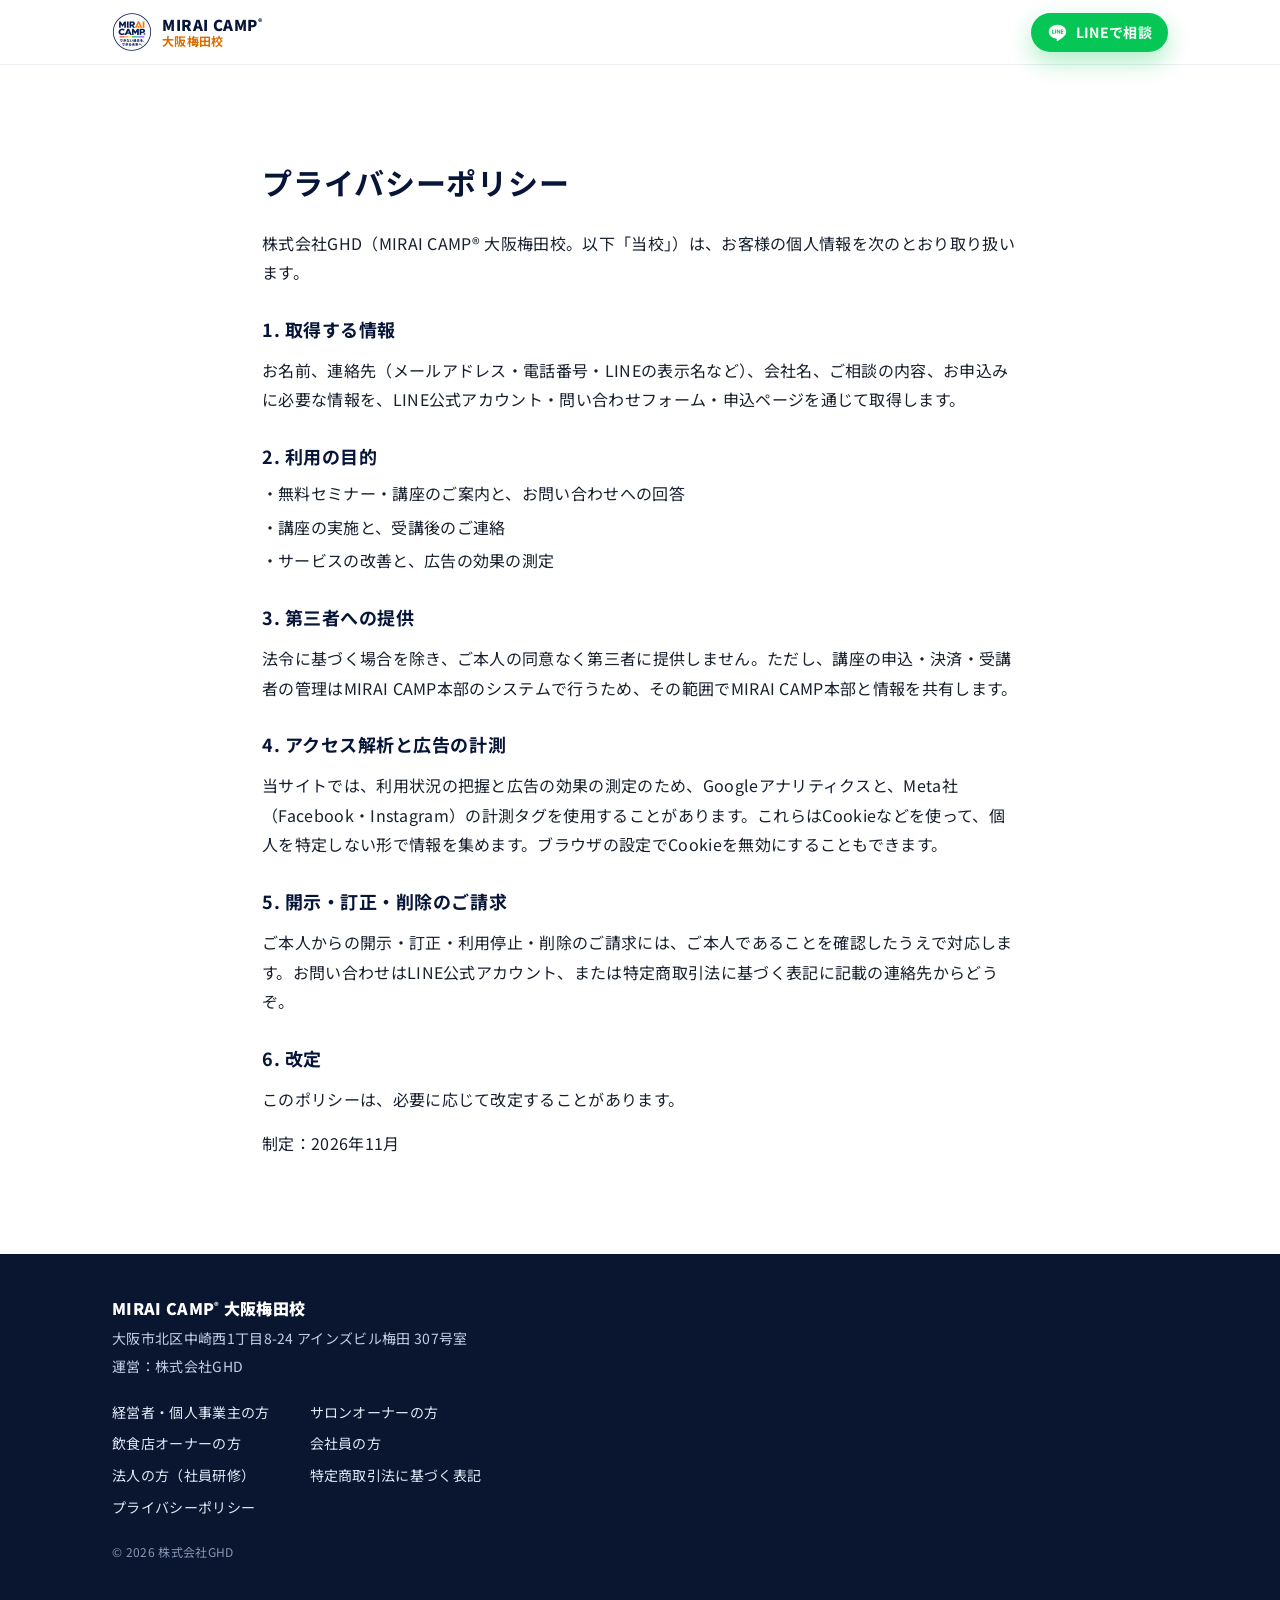
<file: privacy/index.html>
<!doctype html>
<html lang="ja">
<head>
<meta charset="utf-8">
<meta name="viewport" content="width=device-width, initial-scale=1">
<title>プライバシーポリシー｜MIRAI CAMP® 大阪梅田校</title>
<meta name="description" content="MIRAI CAMP® 大阪梅田校のプライバシーポリシーです。">

<link rel="canonical" href="https://miraicamp-osaka-umeda.jp/privacy/">
<meta property="og:type" content="website">
<meta property="og:title" content="プライバシーポリシー｜MIRAI CAMP® 大阪梅田校">
<meta property="og:description" content="MIRAI CAMP® 大阪梅田校のプライバシーポリシーです。">
<meta property="og:site_name" content="MIRAI CAMP® 大阪梅田校">
<meta property="og:locale" content="ja_JP">
<meta property="og:url" content="https://miraicamp-osaka-umeda.jp/privacy/">
<meta property="og:image" content="https://miraicamp-osaka-umeda.jp/assets/img/og/og-top.jpg"><meta property="og:image:width" content="1200"><meta property="og:image:height" content="630"><meta name="twitter:card" content="summary_large_image">
<meta name="theme-color" content="#0b2d6b">
<link rel="icon" href="../assets/img/favicon.svg" type="image/svg+xml">
<link rel="preconnect" href="https://fonts.googleapis.com">
<link rel="preconnect" href="https://fonts.gstatic.com" crossorigin>
<link href="https://fonts.googleapis.com/css2?family=Noto+Sans+JP:wght@400;500;700;900&family=Zen+Maru+Gothic:wght@700&display=swap" rel="stylesheet">
<link rel="stylesheet" href="../assets/css/style.css?v=mwl76ntw">
<script async src="https://www.googletagmanager.com/gtm.js?id=GTM-NLTZWJD7"></script>
<script>window.dataLayer=window.dataLayer||[];function gtag(){dataLayer.push(arguments);}gtag('js',new Date());</script>
<script>!function(f,b,e,v,n,t,s){if(f.fbq)return;n=f.fbq=function(){n.callMethod?n.callMethod.apply(n,arguments):n.queue.push(arguments)};if(!f._fbq)f._fbq=n;n.push=n;n.loaded=!0;n.version='2.0';n.queue=[];t=b.createElement(e);t.async=!0;t.src=v;s=b.getElementsByTagName(e)[0];s.parentNode.insertBefore(t,s)}(window,document,'script','https://connect.facebook.net/en_US/fbevents.js');fbq('init','1593407955870947');fbq('track','PageView');</script>
</head>
<body class="page-legal">

<a class="skip" href="#main">本文へ</a>
<header class="site-header">
  <div class="container header-inner">
    <a class="brand" href="../">
      <img src="../assets/img/logo.png" alt="" width="40" height="40">
      <span class="brand-text"><span class="brand-name">MIRAI CAMP<sup>®</sup></span><span class="brand-school">大阪梅田校</span></span>
    </a>
    
    <nav class="header-nav" id="header-nav" aria-label="ページ内" data-nav>
      
    </nav>
    <div class="header-cta"><a class="btn btn-line btn-sm" href="https://lin.ee/Y9pbDgF" target="_blank" rel="noopener" data-track="line_click" data-where="header"><svg class="ico ico-line" viewBox="0 0 24 24" aria-hidden="true"><path fill="currentColor" d="M12 3C6.5 3 2 6.6 2 11c0 3.9 3.5 7.2 8.3 7.9.3.1.8.2.9.5.1.3.1.7 0 1l-.1.9c0 .3-.2 1 .9.5s5.9-3.5 8-6c1.4-1.6 2-3.2 2-4.8C22 6.6 17.5 3 12 3zM8.3 13.4H6.3a.5.5 0 01-.5-.5V9a.5.5 0 011 0v3.4h1.5a.5.5 0 010 1zm2-.5a.5.5 0 01-1 0V9a.5.5 0 011 0zm4.8 0a.5.5 0 01-.9.3l-2-2.8v2.5a.5.5 0 01-1 0V9a.5.5 0 01.9-.3l2 2.8V9a.5.5 0 011 0zm3.2-2.5a.5.5 0 010 1h-1.5v1h1.5a.5.5 0 010 1h-2a.5.5 0 01-.5-.5V9a.5.5 0 01.5-.5h2a.5.5 0 010 1h-1.5v1z"/></svg><span>LINEで相談</span></a></div>
  </div>
</header>
<main id="main">
<section class="sec legal">
  <div class="container narrow">
    <h1>プライバシーポリシー</h1>
    <p class="body">株式会社GHD（MIRAI CAMP® 大阪梅田校。以下「当校」）は、お客様の個人情報を次のとおり取り扱います。</p>
    <h2>1. 取得する情報</h2>
    <p class="body">お名前、連絡先（メールアドレス・電話番号・LINEの表示名など）、会社名、ご相談の内容、お申込みに必要な情報を、LINE公式アカウント・問い合わせフォーム・申込ページを通じて取得します。</p>
    <h2>2. 利用の目的</h2>
    <ul class="plain">
      <li>無料セミナー・講座のご案内と、お問い合わせへの回答</li>
      <li>講座の実施と、受講後のご連絡</li>
      <li>サービスの改善と、広告の効果の測定</li>
    </ul>
    <h2>3. 第三者への提供</h2>
    <p class="body">法令に基づく場合を除き、ご本人の同意なく第三者に提供しません。ただし、講座の申込・決済・受講者の管理はMIRAI CAMP本部のシステムで行うため、その範囲でMIRAI CAMP本部と情報を共有します。</p>
    <h2>4. アクセス解析と広告の計測</h2>
    <p class="body">当サイトでは、利用状況の把握と広告の効果の測定のため、Googleアナリティクスと、Meta社（Facebook・Instagram）の計測タグを使用することがあります。これらはCookieなどを使って、個人を特定しない形で情報を集めます。ブラウザの設定でCookieを無効にすることもできます。</p>
    <h2>5. 開示・訂正・削除のご請求</h2>
    <p class="body">ご本人からの開示・訂正・利用停止・削除のご請求には、ご本人であることを確認したうえで対応します。お問い合わせはLINE公式アカウント、または特定商取引法に基づく表記に記載の連絡先からどうぞ。</p>
    <h2>6. 改定</h2>
    <p class="body">このポリシーは、必要に応じて改定することがあります。</p>
    <p class="body">制定：2026年11月</p>
  </div>
</section>
</main>
<footer class="site-footer">
  <div class="container">
    <div class="footer-brand">
      <p class="footer-name">MIRAI CAMP<sup>®</sup> 大阪梅田校</p>
      <p>大阪市北区中崎西1丁目8-24 アインズビル梅田 307号室</p>
      <p>運営：株式会社GHD</p>
    </div>
    <nav class="footer-links" aria-label="サイト内">
      <a href="../owner/">経営者・個人事業主の方</a>
      <a href="../salon/">サロンオーナーの方</a>
      <a href="../restaurant/">飲食店オーナーの方</a>
      <a href="../office/">会社員の方</a>
      <a href="../corporate/">法人の方（社員研修）</a>
      <a href="../tokushoho/">特定商取引法に基づく表記</a>
      <a href="../privacy/">プライバシーポリシー</a>
    </nav>
    <p class="copy">© 2026 株式会社GHD</p>
  </div>
</footer>

<script>window.__SITE={"page":"legal","schedule":{"openStart":"2026-12-05","openEnd":"2026-12-06","afterOpenLabel":"毎月開催中｜土日コース・平日コース"}};</script>
<script src="../assets/js/main.js?v=mwl76ntw" defer></script>
</body>
</html>
</file>
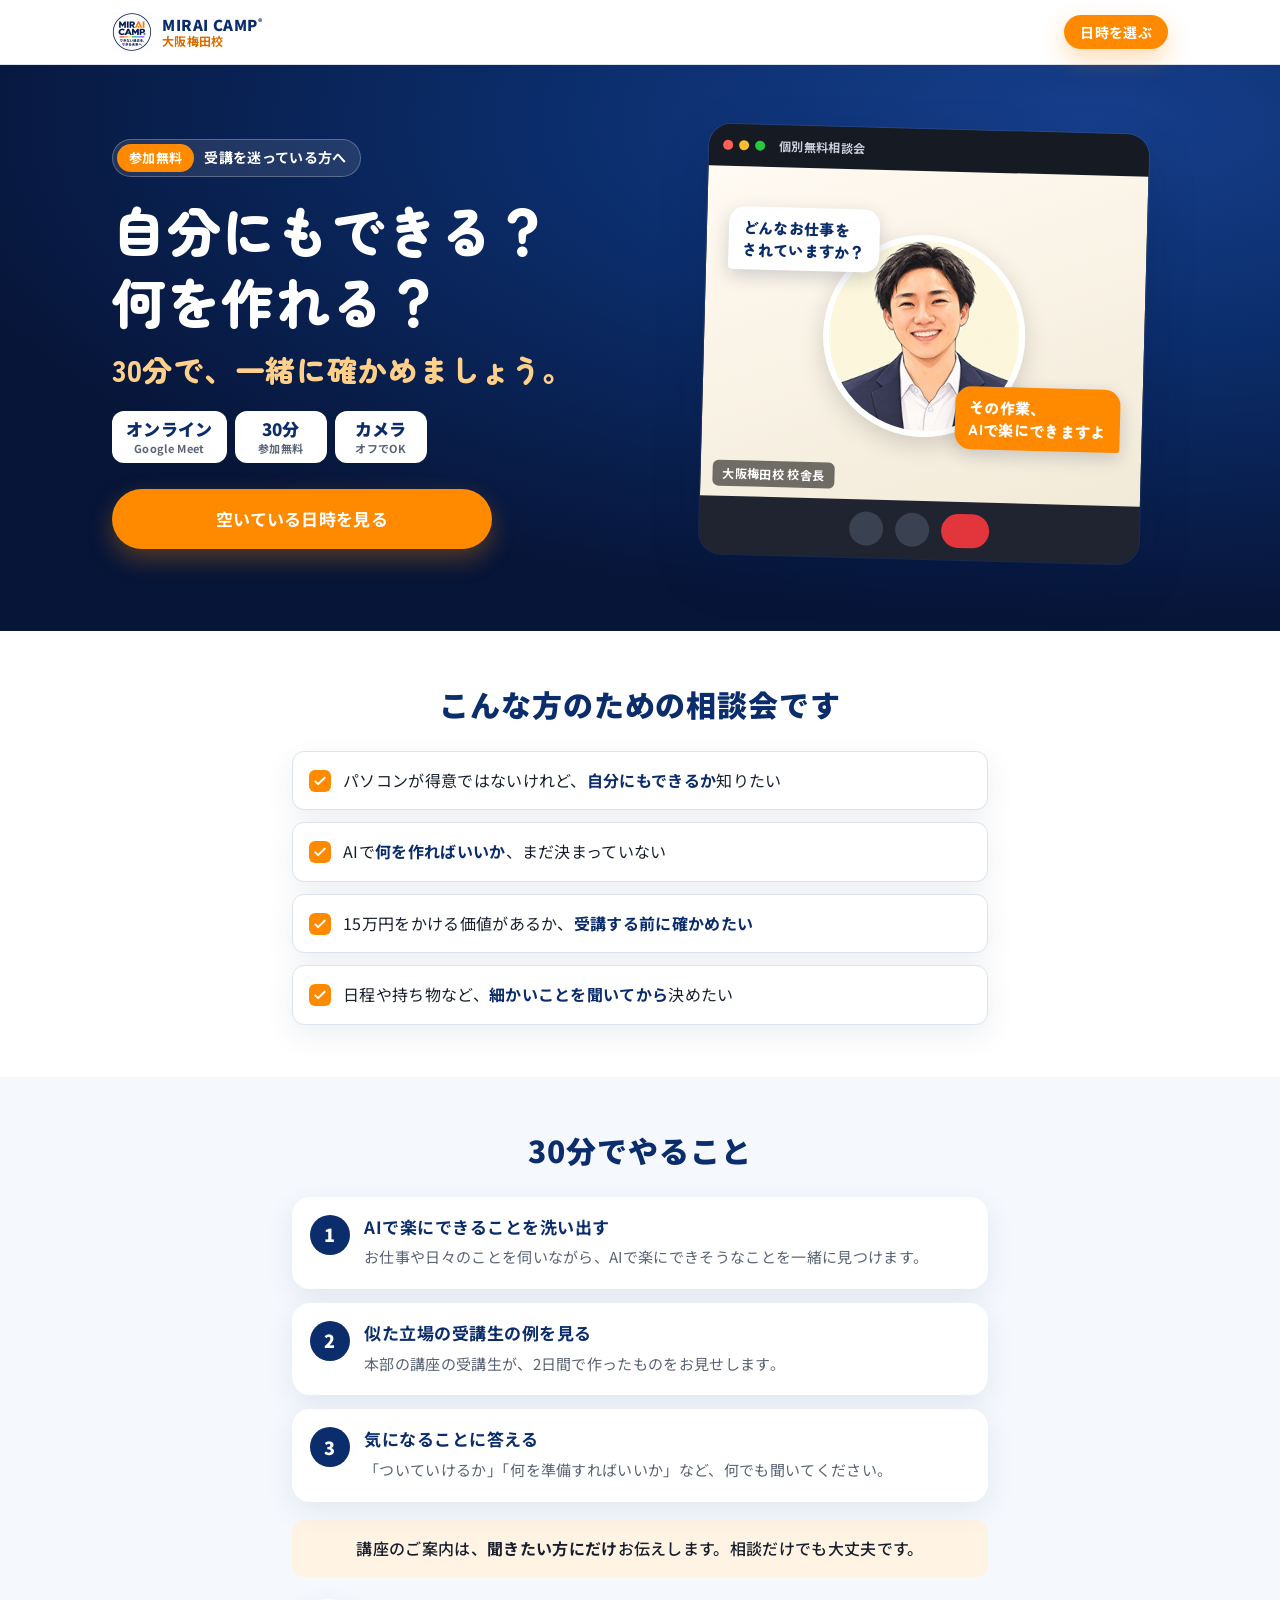
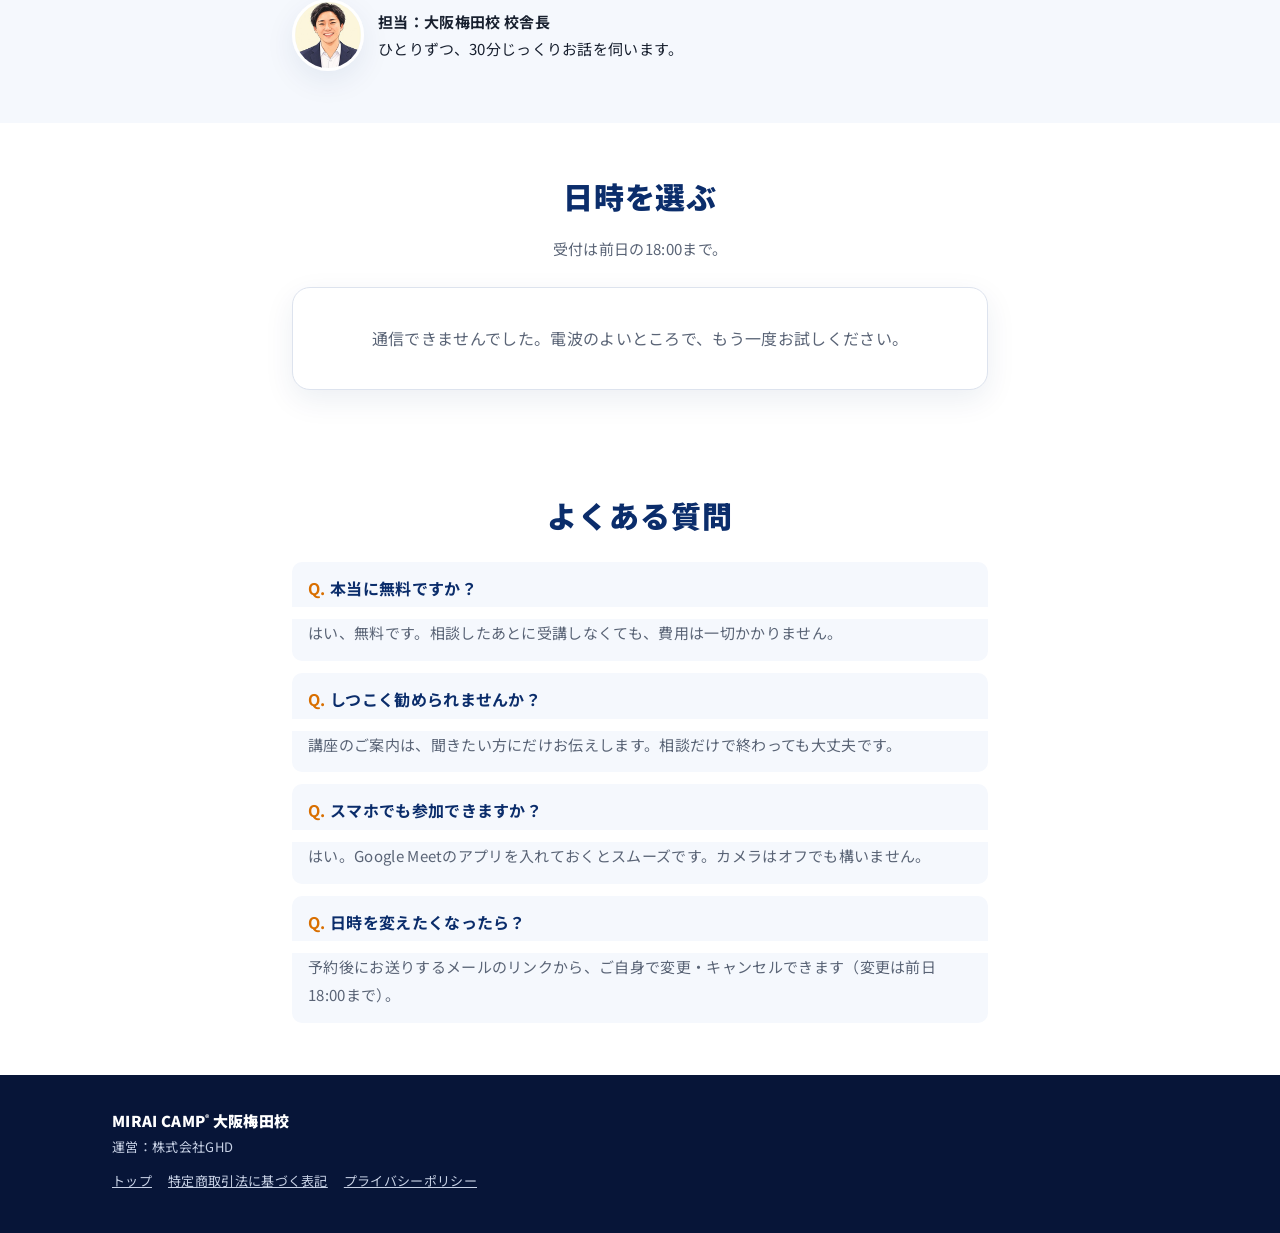
<file: soudan/index.html>
<!doctype html>
<html lang="ja">
<head>
<meta charset="utf-8">
<meta name="viewport" content="width=device-width, initial-scale=1">
<title>個別無料相談会のご予約｜MIRAI CAMP® 大阪梅田校</title>
<meta name="description" content="自分にもできる？何を作れる？受講を迷っている方のための、オンライン30分の個別無料相談会です。">
<link rel="icon" href="img/favicon.svg" type="image/svg+xml">
<link rel="preconnect" href="https://fonts.googleapis.com">
<link rel="preconnect" href="https://fonts.gstatic.com" crossorigin>
<link href="https://fonts.googleapis.com/css2?family=Noto+Sans+JP:wght@400;500;700;900&family=Zen+Maru+Gothic:wght@700;900&display=swap" rel="stylesheet">
<link rel="stylesheet" href="style.css">
<script async src="https://www.googletagmanager.com/gtm.js?id=GTM-NLTZWJD7"></script><script>window.dataLayer=window.dataLayer||[];function gtag(){dataLayer.push(arguments);}gtag('js',new Date());</script><script>!function(f,b,e,v,n,t,s){if(f.fbq)return;n=f.fbq=function(){n.callMethod?n.callMethod.apply(n,arguments):n.queue.push(arguments)};if(!f._fbq)f._fbq=n;n.push=n;n.loaded=!0;n.version='2.0';n.queue=[];t=b.createElement(e);t.async=!0;t.src=v;s=b.getElementsByTagName(e)[0];s.parentNode.insertBefore(t,s)}(window,document,'script','https://connect.facebook.net/en_US/fbevents.js');fbq('init','1593407955870947');fbq('track','PageView');</script></head>
<body>
<header class="site-header">
  <div class="container header-inner">
    <a class="brand" href="../">
      <img src="img/logo.png" alt="" width="40" height="40">
      <span class="brand-text"><span class="brand-name">MIRAI CAMP<sup>®</sup></span><span class="brand-school">大阪梅田校</span></span>
    </a>
    <a class="btn btn-orange btn-sm" href="#pick">日時を選ぶ</a>
  </div>
</header>

<main id="main">
  <!-- 予約する（ふだんの画面） -->
  <div data-view="book">
    <section class="hero">
      <div class="container hero-inner">
        <div class="hero-copy">
          <p class="hero-badge"><span>参加無料</span>受講を迷っている方へ</p>
          <h1><span class="hero-q">自分にもできる？<br>何を作れる？</span><span class="hero-a">30分で、一緒に<br class="sp-only">確かめましょう。</span></h1>
          <ul class="hero-pills">
            <li>オンライン<small>Google Meet</small></li>
            <li>30分<small>参加無料</small></li>
            <li>カメラ<small>オフでOK</small></li>
          </ul>
          <a class="btn btn-orange btn-lg" href="#pick">空いている日時を見る</a>
        </div>
        <div class="hero-visual" aria-hidden="true">
          <div class="meet">
            <div class="meet-bar"><i></i><i></i><i></i><span>個別無料相談会</span></div>
            <div class="meet-screen">
              <img src="img/rep.jpg" alt="" width="240" height="240">
              <p class="meet-name">大阪梅田校 校舎長</p>
              <p class="bubble b1">どんなお仕事を<br>されていますか？</p>
              <p class="bubble b2">その作業、<br>AIで楽にできますよ</p>
            </div>
            <div class="meet-ctrl"><i></i><i></i><i class="red"></i></div>
          </div>
        </div>
      </div>
    </section>

    <section class="sec">
      <div class="container narrow">
        <h2 class="sec-title">こんな方のための相談会です</h2>
        <ul class="checks">
          <li>パソコンが得意ではないけれど、<b>自分にもできるか</b>知りたい</li>
          <li>AIで<b>何を作ればいいか</b>、まだ決まっていない</li>
          <li>15万円をかける価値があるか、<b>受講する前に確かめたい</b></li>
          <li>日程や持ち物など、<b>細かいことを聞いてから</b>決めたい</li>
        </ul>
      </div>
    </section>

    <section class="sec sec-alt">
      <div class="container narrow">
        <h2 class="sec-title">30分でやること</h2>
        <ol class="steps">
          <li><span class="step-no">1</span><div><h3>AIで楽にできることを洗い出す</h3><p>お仕事や日々のことを伺いながら、AIで楽にできそうなことを一緒に見つけます。</p></div></li>
          <li><span class="step-no">2</span><div><h3>似た立場の受講生の例を見る</h3><p>本部の講座の受講生が、2日間で作ったものをお見せします。</p></div></li>
          <li><span class="step-no">3</span><div><h3>気になることに答える</h3><p>「ついていけるか」「何を準備すればいいか」など、何でも聞いてください。</p></div></li>
        </ol>
        <p class="note-box">講座のご案内は、<b>聞きたい方にだけ</b>お伝えします。相談だけでも大丈夫です。</p>
        <div class="host">
          <img src="img/rep.jpg" alt="大阪梅田校の校舎長（イラスト）" width="72" height="72">
          <p><b>担当：大阪梅田校 校舎長</b><br>ひとりずつ、30分じっくりお話を伺います。</p>
        </div>
      </div>
    </section>

    <section class="sec" id="pick">
      <div class="container narrow">
        <h2 class="sec-title">日時を選ぶ</h2>
        <p class="sec-lead">受付は前日の18:00まで。</p>
        <div class="picker" data-picker>
          <p class="loading" data-loading>空いている日時を読み込んでいます…</p>
        </div>
      </div>
    </section>

    <section class="sec sec-alt" id="form" hidden data-form-sec>
      <div class="container narrow">
        <h2 class="sec-title">お名前などを入力</h2>
        <p class="chosen" data-chosen></p>
        <form class="form" data-form novalidate>
          <label class="field"><span>お名前<em>必須</em></span><input name="name" autocomplete="name" required maxlength="60" placeholder="例：梅田 花子"></label>
          <label class="field"><span>メールアドレス<em>必須</em></span><input name="email" type="email" autocomplete="email" inputmode="email" required maxlength="120" placeholder="例：hanako@example.com"><small>Google Meetのリンクをお送りします</small></label>
          <fieldset class="field">
            <legend>あてはまるもの<em>必須</em></legend>
            <div class="chips" data-choices="segments" data-name="segment"></div>
          </fieldset>
          <details class="optional">
            <summary>ほかの項目（任意）を入力する</summary>
            <label class="field"><span>電話番号<i>任意</i></span><input name="phone" type="tel" autocomplete="tel" inputmode="tel" maxlength="20" placeholder="例：090-1234-5678"><small>当日つながらないときのご連絡用です</small></label>
            <label class="field"><span>会社名・お店の名前<i>任意</i></span><input name="company" autocomplete="organization" maxlength="80"><small>分かると、お仕事に合った例をご用意できます</small></label>
            <fieldset class="field"><legend>AIを使ったこと<i>任意</i></legend><div class="chips" data-choices="aiLevels" data-name="ai"></div></fieldset>
            <label class="field"><span>相談したいこと<i>任意</i></span><textarea name="message" rows="4" maxlength="1000" placeholder="例：お店の予約管理を楽にしたい／何を作ればいいか分からない"></textarea></label>
            <fieldset class="field"><legend>何で知りましたか<i>任意</i></legend><div class="chips" data-choices="sources" data-name="source"></div></fieldset>
          </details>
          <input class="hp" name="website" tabindex="-1" autocomplete="off" aria-hidden="true">
          <p class="agree">ご入力いただいた内容は、相談会のご連絡と準備にだけ使います。<a href="../privacy/" target="_blank" rel="noopener">プライバシーポリシー</a></p>
          <p class="error" data-error role="alert" hidden></p>
          <button class="btn btn-orange btn-lg btn-block" type="submit" data-submit>この内容で予約する</button>
        </form>
      </div>
    </section>

    <section class="sec">
      <div class="container narrow">
        <h2 class="sec-title">よくある質問</h2>
        <dl class="faq">
          <dt>本当に無料ですか？</dt><dd>はい、無料です。相談したあとに受講しなくても、費用は一切かかりません。</dd>
          <dt>しつこく勧められませんか？</dt><dd>講座のご案内は、聞きたい方にだけお伝えします。相談だけで終わっても大丈夫です。</dd>
          <dt>スマホでも参加できますか？</dt><dd>はい。Google Meetのアプリを入れておくとスムーズです。カメラはオフでも構いません。</dd>
          <dt>日時を変えたくなったら？</dt><dd>予約後にお送りするメールのリンクから、ご自身で変更・キャンセルできます（変更は前日18:00まで）。</dd>
        </dl>
      </div>
    </section>
  </div>

  <!-- 予約できた -->
  <section class="sec done" data-view="done" hidden>
    <div class="container narrow">
      <p class="done-mark" aria-hidden="true">✓</p>
      <h1 class="sec-title">ご予約を承りました</h1>
      <div class="ticket" data-ticket></div>
      <p class="sec-lead">確認のメールをお送りしました。当日は、メールにあるGoogle Meetのリンクからご参加ください。<br>メールが届かないときは、迷惑メールのフォルダもご確認ください。</p>
      <p class="center"><a class="btn btn-ghost btn-md" href="../">大阪梅田校のトップへ</a></p>
    </div>
  </section>

  <!-- 変更・キャンセル（メールのリンクから） -->
  <section class="sec" data-view="manage" hidden>
    <div class="container narrow">
      <h1 class="sec-title">ご予約の変更・キャンセル</h1>
      <div data-manage><p class="loading">ご予約を読み込んでいます…</p></div>
    </div>
  </section>
</main>

<footer class="site-footer">
  <div class="container">
    <p class="footer-name">MIRAI CAMP<sup>®</sup> 大阪梅田校</p>
    <p>運営：株式会社GHD</p>
    <p class="footer-links"><a href="../">トップ</a><a href="../tokushoho/">特定商取引法に基づく表記</a><a href="../privacy/">プライバシーポリシー</a></p>
  </div>
</footer>

<div class="sticky-cta" data-sticky><a class="btn btn-orange btn-md btn-block" href="#pick">空いている日時を見る（無料・30分）</a></div>

<script src="app.js"></script>
</body>
</html>
</file>
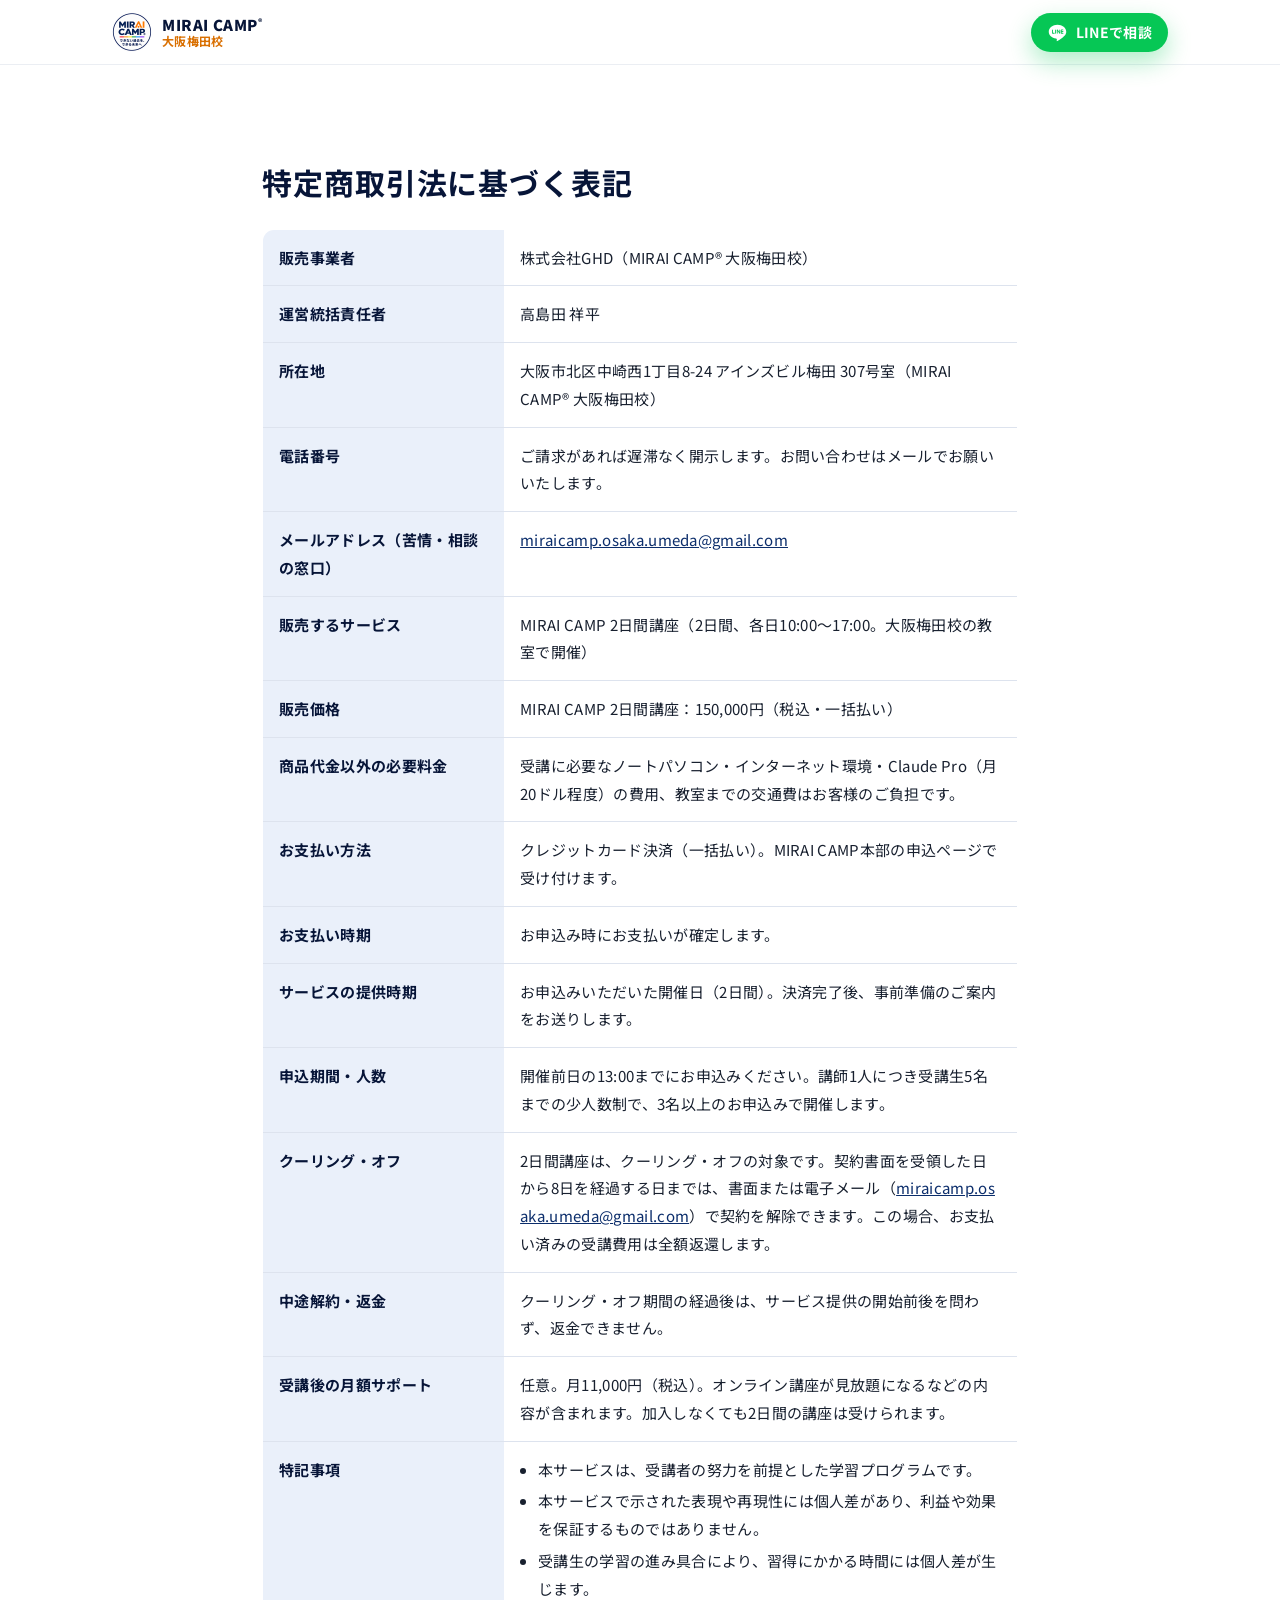
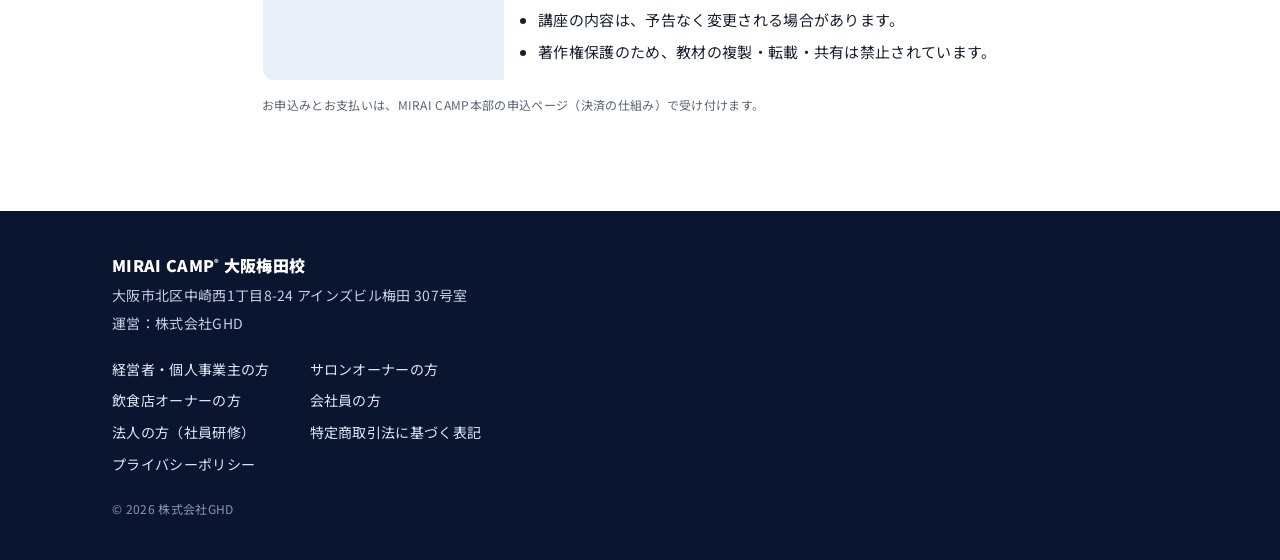
<file: tokushoho/index.html>
<!doctype html>
<html lang="ja">
<head>
<meta charset="utf-8">
<meta name="viewport" content="width=device-width, initial-scale=1">
<title>特定商取引法に基づく表記｜MIRAI CAMP® 大阪梅田校</title>
<meta name="description" content="MIRAI CAMP® 大阪梅田校の特定商取引法に基づく表記です。">

<link rel="canonical" href="https://miraicamp-osaka-umeda.jp/tokushoho/">
<meta property="og:type" content="website">
<meta property="og:title" content="特定商取引法に基づく表記｜MIRAI CAMP® 大阪梅田校">
<meta property="og:description" content="MIRAI CAMP® 大阪梅田校の特定商取引法に基づく表記です。">
<meta property="og:site_name" content="MIRAI CAMP® 大阪梅田校">
<meta property="og:locale" content="ja_JP">
<meta property="og:url" content="https://miraicamp-osaka-umeda.jp/tokushoho/">
<meta property="og:image" content="https://miraicamp-osaka-umeda.jp/assets/img/og/og-top.jpg"><meta property="og:image:width" content="1200"><meta property="og:image:height" content="630"><meta name="twitter:card" content="summary_large_image">
<meta name="theme-color" content="#0b2d6b">
<link rel="icon" href="../assets/img/favicon.svg" type="image/svg+xml">
<link rel="preconnect" href="https://fonts.googleapis.com">
<link rel="preconnect" href="https://fonts.gstatic.com" crossorigin>
<link href="https://fonts.googleapis.com/css2?family=Noto+Sans+JP:wght@400;500;700;900&family=Zen+Maru+Gothic:wght@700&display=swap" rel="stylesheet">
<link rel="stylesheet" href="../assets/css/style.css?v=mwl76ntw">
<script async src="https://www.googletagmanager.com/gtm.js?id=GTM-NLTZWJD7"></script>
<script>window.dataLayer=window.dataLayer||[];function gtag(){dataLayer.push(arguments);}gtag('js',new Date());</script>
<script>!function(f,b,e,v,n,t,s){if(f.fbq)return;n=f.fbq=function(){n.callMethod?n.callMethod.apply(n,arguments):n.queue.push(arguments)};if(!f._fbq)f._fbq=n;n.push=n;n.loaded=!0;n.version='2.0';n.queue=[];t=b.createElement(e);t.async=!0;t.src=v;s=b.getElementsByTagName(e)[0];s.parentNode.insertBefore(t,s)}(window,document,'script','https://connect.facebook.net/en_US/fbevents.js');fbq('init','1593407955870947');fbq('track','PageView');</script>
</head>
<body class="page-legal">

<a class="skip" href="#main">本文へ</a>
<header class="site-header">
  <div class="container header-inner">
    <a class="brand" href="../">
      <img src="../assets/img/logo.png" alt="" width="40" height="40">
      <span class="brand-text"><span class="brand-name">MIRAI CAMP<sup>®</sup></span><span class="brand-school">大阪梅田校</span></span>
    </a>
    
    <nav class="header-nav" id="header-nav" aria-label="ページ内" data-nav>
      
    </nav>
    <div class="header-cta"><a class="btn btn-line btn-sm" href="https://lin.ee/Y9pbDgF" target="_blank" rel="noopener" data-track="line_click" data-where="header"><svg class="ico ico-line" viewBox="0 0 24 24" aria-hidden="true"><path fill="currentColor" d="M12 3C6.5 3 2 6.6 2 11c0 3.9 3.5 7.2 8.3 7.9.3.1.8.2.9.5.1.3.1.7 0 1l-.1.9c0 .3-.2 1 .9.5s5.9-3.5 8-6c1.4-1.6 2-3.2 2-4.8C22 6.6 17.5 3 12 3zM8.3 13.4H6.3a.5.5 0 01-.5-.5V9a.5.5 0 011 0v3.4h1.5a.5.5 0 010 1zm2-.5a.5.5 0 01-1 0V9a.5.5 0 011 0zm4.8 0a.5.5 0 01-.9.3l-2-2.8v2.5a.5.5 0 01-1 0V9a.5.5 0 01.9-.3l2 2.8V9a.5.5 0 011 0zm3.2-2.5a.5.5 0 010 1h-1.5v1h1.5a.5.5 0 010 1h-2a.5.5 0 01-.5-.5V9a.5.5 0 01.5-.5h2a.5.5 0 010 1h-1.5v1z"/></svg><span>LINEで相談</span></a></div>
  </div>
</header>
<main id="main">
<section class="sec legal">
  <div class="container narrow">
    <h1>特定商取引法に基づく表記</h1>
    <table class="kv-table"><tbody><tr><th scope="row">販売事業者</th><td>株式会社GHD（MIRAI CAMP® 大阪梅田校）</td></tr><tr><th scope="row">運営統括責任者</th><td>高島田 祥平</td></tr><tr><th scope="row">所在地</th><td>大阪市北区中崎西1丁目8-24 アインズビル梅田 307号室（MIRAI CAMP® 大阪梅田校）</td></tr><tr><th scope="row">電話番号</th><td>ご請求があれば遅滞なく開示します。お問い合わせはメールでお願いいたします。</td></tr><tr><th scope="row">メールアドレス（苦情・相談の窓口）</th><td><a href="mailto:miraicamp.osaka.umeda@gmail.com">miraicamp.osaka.umeda@gmail.com</a></td></tr><tr><th scope="row">販売するサービス</th><td>MIRAI CAMP 2日間講座（2日間、各日10:00〜17:00。大阪梅田校の教室で開催）</td></tr><tr><th scope="row">販売価格</th><td>MIRAI CAMP 2日間講座：150,000円（税込・一括払い）</td></tr><tr><th scope="row">商品代金以外の必要料金</th><td>受講に必要なノートパソコン・インターネット環境・Claude Pro（月20ドル程度）の費用、教室までの交通費はお客様のご負担です。</td></tr><tr><th scope="row">お支払い方法</th><td>クレジットカード決済（一括払い）。MIRAI CAMP本部の申込ページで受け付けます。</td></tr><tr><th scope="row">お支払い時期</th><td>お申込み時にお支払いが確定します。</td></tr><tr><th scope="row">サービスの提供時期</th><td>お申込みいただいた開催日（2日間）。決済完了後、事前準備のご案内をお送りします。</td></tr><tr><th scope="row">申込期間・人数</th><td>開催前日の13:00までにお申込みください。講師1人につき受講生5名までの少人数制で、3名以上のお申込みで開催します。</td></tr><tr><th scope="row">クーリング・オフ</th><td>2日間講座は、クーリング・オフの対象です。契約書面を受領した日から8日を経過する日までは、書面または電子メール（<a href="mailto:miraicamp.osaka.umeda@gmail.com">miraicamp.osaka.umeda@gmail.com</a>）で契約を解除できます。この場合、お支払い済みの受講費用は全額返還します。</td></tr><tr><th scope="row">中途解約・返金</th><td>クーリング・オフ期間の経過後は、サービス提供の開始前後を問わず、返金できません。</td></tr><tr><th scope="row">受講後の月額サポート</th><td>任意。月11,000円（税込）。オンライン講座が見放題になるなどの内容が含まれます。加入しなくても2日間の講座は受けられます。</td></tr><tr><th scope="row">特記事項</th><td><ul class="legal-notes"><li>本サービスは、受講者の努力を前提とした学習プログラムです。</li><li>本サービスで示された表現や再現性には個人差があり、利益や効果を保証するものではありません。</li><li>受講生の学習の進み具合により、習得にかかる時間には個人差が生じます。</li><li>講座の内容は、予告なく変更される場合があります。</li><li>著作権保護のため、教材の複製・転載・共有は禁止されています。</li></ul></td></tr></tbody></table>
    <p class="fine">お申込みとお支払いは、MIRAI CAMP本部の申込ページ（決済の仕組み）で受け付けます。</p>
  </div>
</section>
</main>
<footer class="site-footer">
  <div class="container">
    <div class="footer-brand">
      <p class="footer-name">MIRAI CAMP<sup>®</sup> 大阪梅田校</p>
      <p>大阪市北区中崎西1丁目8-24 アインズビル梅田 307号室</p>
      <p>運営：株式会社GHD</p>
    </div>
    <nav class="footer-links" aria-label="サイト内">
      <a href="../owner/">経営者・個人事業主の方</a>
      <a href="../salon/">サロンオーナーの方</a>
      <a href="../restaurant/">飲食店オーナーの方</a>
      <a href="../office/">会社員の方</a>
      <a href="../corporate/">法人の方（社員研修）</a>
      <a href="../tokushoho/">特定商取引法に基づく表記</a>
      <a href="../privacy/">プライバシーポリシー</a>
    </nav>
    <p class="copy">© 2026 株式会社GHD</p>
  </div>
</footer>

<script>window.__SITE={"page":"legal","schedule":{"openStart":"2026-12-05","openEnd":"2026-12-06","afterOpenLabel":"毎月開催中｜土日コース・平日コース"}};</script>
<script src="../assets/js/main.js?v=mwl76ntw" defer></script>
</body>
</html>
</file>
<file: assets/css/style.css>
/* MIRAI CAMP® 大阪梅田校 LP
   色は本部のネイビー＋オレンジを土台に、LINEの緑。大阪らしさは吹き出しと梅田の街並みで出す。 */

:root {
  --navy: #0b2d6b;
  --navy-deep: #071538;
  --navy-mid: #1d4a9a;
  --navy-soft: #eaf0fa;
  --orange: #ff8a00;
  --orange-deep: #d96f00;
  --orange-soft: #fff3e3;
  --line: #06c755;
  --line-deep: #04a447;
  --red: #e2363c;
  --ink: #18202f;
  --muted: #5a6476;
  --border: #dde3ee;
  --bg: #ffffff;
  --bg-alt: #f5f8fd;
  --cream: #fffaf2;
  --radius: 18px;
  --radius-sm: 12px;
  --shadow: 0 10px 30px rgba(11, 45, 107, .08);
  --shadow-lg: 0 18px 50px rgba(7, 21, 56, .18);
  --font: "Noto Sans JP", "Hiragino Kaku Gothic ProN", "Yu Gothic", Meiryo, system-ui, sans-serif;
  --font-round: "Zen Maru Gothic", var(--font);
  --header-h: 64px;
}

*, *::before, *::after { box-sizing: border-box; }
html { scroll-behavior: smooth; scroll-padding-top: calc(var(--header-h) + 12px); -webkit-text-size-adjust: 100%; }
@media (prefers-reduced-motion: reduce) { html { scroll-behavior: auto; } *, *::before, *::after { animation: none !important; transition: none !important; } }
body { margin: 0; font-family: var(--font); color: var(--ink); background: var(--bg); line-height: 1.85; font-size: 16px; letter-spacing: .02em; overflow-x: hidden; }
img { max-width: 100%; height: auto; display: block; }
a { color: var(--navy-mid); }
h1, h2, h3, h4 { line-height: 1.45; margin: 0; letter-spacing: .03em; }
/* 日本語の見出しやボタンを、文節で折り返す（対応ブラウザのみ） */
h1, h2, h3, h4, .catch, .btn, .sub, .lead, .pain-answer, .bubble, .open-pill, .after-case, .cc-catch, .rc-label { word-break: auto-phrase; }
p { margin: 0; }
ul, ol { margin: 0; padding: 0; list-style: none; }
sup { font-size: .55em; vertical-align: super; line-height: 0; }

.container { width: 100%; max-width: 1120px; margin: 0 auto; padding: 0 16px; }
.container.narrow { max-width: 820px; }
.center { text-align: center; }
.sp-only { display: inline; }
@media (min-width: 768px) { .container { padding: 0 32px; } .sp-only { display: none; } }

.skip { position: absolute; left: -9999px; top: 0; }
.skip:focus { left: 12px; top: 12px; z-index: 100; background: #fff; padding: 8px 14px; border-radius: 8px; }
:focus-visible { outline: 3px solid var(--orange); outline-offset: 3px; border-radius: 6px; }

.ico { width: 1.15em; height: 1.15em; flex: none; }

/* ---------- 下書き表示 ---------- */
.draft-banner { position: sticky; top: 0; z-index: 60; background: #3b3b3b; color: #fff; font-size: 12px; text-align: center; padding: 4px 8px; }
.is-draft [data-missing] { outline: 2px dashed var(--orange); outline-offset: 2px; position: relative; }
.is-draft a[data-missing]::after { content: "未設定：" attr(data-missing); position: absolute; left: 0; top: 100%; margin-top: 4px; font-size: 11px; font-weight: 700; color: var(--orange-deep); background: #fff; padding: 0 6px; border-radius: 4px; white-space: nowrap; }
.ph-box { border: 2px dashed #c9d3e3; border-radius: var(--radius-sm); background: repeating-linear-gradient(45deg, #f7f9fd, #f7f9fd 10px, #eef2f9 10px, #eef2f9 20px); color: var(--muted); display: grid; place-items: center; text-align: center; padding: 28px 16px; font-size: 14px; min-height: 140px; }

/* ---------- ボタン ---------- */
.btn { display: inline-flex; align-items: center; justify-content: center; gap: .55em; font-weight: 700; text-decoration: none; border-radius: 999px; border: 0; cursor: pointer; transition: transform .15s, box-shadow .15s, background .15s; line-height: 1.3; text-align: center; }
.btn:hover { transform: translateY(-1px); }
.btn-lg { padding: 16px 30px; font-size: 17px; min-height: 60px; }
@media (max-width: 420px) { .btn-lg { padding: 14px 16px; font-size: 16px; letter-spacing: 0; } }
.btn-md { padding: 14px 24px; font-size: 16px; min-height: 52px; }
.btn-sm { padding: 9px 16px; font-size: 14px; }
.btn-line { background: var(--line); color: #fff; box-shadow: 0 10px 24px rgba(6, 199, 85, .32); }
.btn-line:hover { background: var(--line-deep); }
.btn-line .ico-line { width: 1.5em; height: 1.5em; }
.btn-orange { background: var(--orange); color: #fff; box-shadow: 0 10px 24px rgba(255, 138, 0, .3); }
.btn-orange:hover { background: var(--orange-deep); }
.btn-ghost { background: #fff; color: var(--navy); border: 2px solid var(--navy); }
.text-link { display: inline-flex; align-items: center; gap: .35em; font-weight: 700; color: var(--navy); text-decoration: none; border-bottom: 2px solid currentColor; padding-bottom: 1px; }
.text-link.light { color: #fff; }

/* ---------- ヘッダー ---------- */
.site-header { position: sticky; top: 0; z-index: 50; background: rgba(255, 255, 255, .94); backdrop-filter: saturate(1.4) blur(10px); border-bottom: 1px solid rgba(11, 45, 107, .08); }
.is-draft .site-header { top: 26px; }
.header-inner { height: var(--header-h); display: flex; align-items: center; gap: 16px; }
.brand { display: flex; align-items: center; gap: 10px; text-decoration: none; color: var(--navy-deep); }
.brand img { border-radius: 50%; }
.brand-text { display: flex; flex-direction: column; line-height: 1.15; }
.brand-name { font-weight: 900; font-size: 15px; letter-spacing: .04em; }
.brand-school { font-size: 12px; font-weight: 700; color: var(--orange-deep); }
/* 11/14 上部メニュー：広い画面は横並び、それ以外は「≡」で開く */
.header-nav { display: none; position: absolute; left: 0; right: 0; top: 100%; flex-direction: column; background: #fff; border-bottom: 1px solid rgba(11, 45, 107, .12); box-shadow: 0 14px 28px rgba(7, 21, 56, .12); padding: 6px 20px 14px; }
.header-nav.open { display: flex; }
.header-nav a { color: var(--ink); text-decoration: none; font-size: 15px; font-weight: 700; padding: 12px 4px; border-bottom: 1px solid #eef1f6; }
.header-nav a:last-child { border-bottom: 0; }
.header-nav a:hover { color: var(--navy-mid); }
.header-inner { position: relative; }
.header-cta { margin-left: auto; }
.nav-toggle { order: 3; display: inline-flex; flex-direction: column; justify-content: center; gap: 5px; width: 40px; height: 40px; margin-left: 4px; padding: 0 9px; background: none; border: 0; cursor: pointer; }
.nav-toggle span:not(.sr-only) { display: block; height: 2px; background: var(--navy-deep); border-radius: 2px; transition: transform .2s, opacity .2s; }
.nav-toggle[aria-expanded="true"] span:nth-child(1) { transform: translateY(7px) rotate(45deg); }
.nav-toggle[aria-expanded="true"] span:nth-child(2) { opacity: 0; }
.nav-toggle[aria-expanded="true"] span:nth-child(3) { transform: translateY(-7px) rotate(-45deg); }
.sr-only { position: absolute; width: 1px; height: 1px; overflow: hidden; clip: rect(0 0 0 0); white-space: nowrap; }
@media (min-width: 1120px) {
  .nav-toggle { display: none; }
  .header-nav, .header-nav.open { display: flex; position: static; flex-direction: row; background: none; border: 0; box-shadow: none; padding: 0; margin-left: auto; gap: 16px; }
  .header-nav a { font-size: 13px; font-weight: 500; padding: 0; border: 0; white-space: nowrap; }
  .header-cta { margin-left: 8px; }
}
@media (max-width: 420px) { .header-cta .btn-sm { padding: 8px 12px; font-size: 13px; } }

/* ---------- ヒーロー ---------- */
.hero { position: relative; color: #fff; background: radial-gradient(1200px 500px at 85% -10%, #2a5cc0 0%, transparent 60%), linear-gradient(160deg, var(--navy) 0%, var(--navy-deep) 100%); padding: 36px 0 150px; overflow: hidden; }
.hero::before { content: ""; position: absolute; inset: 0; background-image: radial-gradient(rgba(255, 255, 255, .08) 1px, transparent 1px); background-size: 22px 22px; mask-image: linear-gradient(to bottom, #000 0%, transparent 75%); pointer-events: none; }
.hero-grid { position: relative; display: grid; gap: 28px; z-index: 1; }
.kicker { display: inline-block; font-size: 13px; font-weight: 700; letter-spacing: .08em; color: #cfe0ff; border: 1px solid rgba(255, 255, 255, .35); border-radius: 999px; padding: 3px 14px; margin-bottom: 14px; }
.catch { margin-bottom: 10px; }
.catch span { position: relative; display: inline-block; font-family: var(--font-round); font-size: 16px; color: var(--navy-deep); background: #fff; padding: 8px 16px; border-radius: 16px; box-shadow: 0 6px 18px rgba(0, 0, 0, .15); }
.catch span::after { content: ""; position: absolute; left: 22px; bottom: -9px; border: 9px solid transparent; border-top-color: #fff; border-bottom: 0; }
.catch-light span { color: var(--navy-deep); }
.hero h1 { font-size: clamp(26px, 7vw, 50px); font-weight: 900; line-height: 1.4; margin: 14px 0 14px; letter-spacing: .01em; }
@media (max-width: 599px) { .hero h1 br { display: none; } }
.hero .sub { font-size: clamp(15px, 3.9vw, 18px); color: #e4ecfb; max-width: 36em; }
.badges { display: flex; flex-wrap: wrap; gap: 8px; margin: 18px 0 16px; }
.badges li { display: inline-flex; align-items: center; gap: 6px; background: rgba(255, 255, 255, .12); border: 1px solid rgba(255, 255, 255, .28); padding: 5px 12px; border-radius: 999px; font-size: 14px; font-weight: 700; }
.badges .ico { color: #ffc56b; }
.open-pill { display: inline-flex; flex-wrap: wrap; align-items: center; gap: 4px 8px; background: var(--orange); color: #fff; font-weight: 900; font-size: 15px; padding: 8px 16px; border-radius: 12px; box-shadow: 0 8px 22px rgba(255, 138, 0, .35); }
.pill-sep { opacity: .7; }
.pulse { width: 9px; height: 9px; border-radius: 50%; background: #fff; box-shadow: 0 0 0 0 rgba(255, 255, 255, .8); animation: pulse 1.8s infinite; }
@keyframes pulse { 0% { box-shadow: 0 0 0 0 rgba(255, 255, 255, .7); } 70% { box-shadow: 0 0 0 10px rgba(255, 255, 255, 0); } 100% { box-shadow: 0 0 0 0 rgba(255, 255, 255, 0); } }
.cta-row { display: flex; flex-wrap: wrap; align-items: center; gap: 14px 22px; margin-top: 22px; }
.cta-row .btn-lg { width: 100%; }
.hero .text-link { color: #fff; }
.cta-note { font-size: 12.5px; color: #c6d4ee; margin-top: 12px; line-height: 1.7; }
.cta-note.light { color: #d3def3; }
@media (min-width: 600px) { .cta-row .btn-lg { width: auto; } }

.hero-visual { display: grid; gap: 16px; align-content: start; }
/* 最初の画面の動画（11/12 本人：アイキャッチに動画）。
   11/12 本人「大きく動画表示しているのが非常にいい」→ 画面の横幅いっぱいの帯で出すのを標準にした。
   動画と同じ16:9の枠にして、上下を切らない（前は高さを画面に合わせて縮めていたので、上が切れて見えた） */
/* 11/12 本人「PCの100%で全体が見えない。下の字幕が見えない」→ 動画の高さを画面に収まる大きさまでにして、左右は紺で埋める */
.hero:has(.hero-video) { padding-top: 0; }
.hero-video { margin: 0 calc(50% - 50vw) 8px; width: 100vw; overflow: hidden; background: #050d24; }
.hero-video video { display: block; margin: 0 auto; width: min(100%, calc((100svh - 230px) * 16 / 9)); aspect-ratio: 16 / 9; height: auto; object-fit: cover; }
@media (min-width: 900px) {
  .hero-grid.has-video { grid-template-areas: "video video" "text visual"; }
  .hero-grid.has-video .hero-text { grid-area: text; }
  .hero-grid.has-video .hero-video { grid-area: video; }
  .hero-grid.has-video .hero-visual { grid-area: visual; }
}
/* 比べる用：URLに ?hero=side をつけると、前の形（右上に小さく）で見られる */
[data-hero="side"] .hero:has(.hero-video) { padding-top: 64px; }
[data-hero="side"] .hero-video { margin: 0; width: auto; border-radius: 16px; box-shadow: 0 18px 40px rgba(0, 0, 0, .35); }
[data-hero="side"] .hero-video video { width: 100%; }
@media (min-width: 900px) {
  [data-hero="side"] .hero-grid.has-video { grid-template-areas: "text video" "text visual"; align-items: start; }
  [data-hero="side"] .hero-grid.has-video .hero-text { align-self: center; }
}
.result-card { background: #fff; color: var(--ink); border-radius: var(--radius); padding: 18px 18px 14px; box-shadow: var(--shadow-lg); }
.rc-label { font-size: 13px; font-weight: 700; color: var(--muted); text-align: center; }
.rc-row { display: grid; grid-template-columns: 1fr auto 1fr; align-items: center; gap: 6px; margin: 8px 0 6px; text-align: center; }
.rc-row span { display: block; font-size: 12px; color: var(--muted); font-weight: 700; }
.rc-row strong { display: block; font-size: clamp(20px, 6vw, 28px); font-weight: 900; line-height: 1.25; }
.rc-before strong { color: #7b8496; text-decoration: line-through; text-decoration-thickness: 2px; text-decoration-color: rgba(123, 132, 150, .5); }
.rc-after strong { color: var(--orange-deep); }
.rc-arrow { color: var(--orange); }
.rc-arrow .ico { width: 30px; height: 30px; }
.rc-note { font-size: 11px; color: var(--muted); line-height: 1.6; }
.hero-visual .talk .bubble { background: #fff; color: var(--ink); }
.hero-visual .talk .bubble::before { border-right-color: #fff; }

.skyline { position: absolute; left: 0; right: 0; bottom: -1px; pointer-events: none; }
/* 11/12 本人「街並みの絵は梅田の写真に変えて」→ 最初の画面の下の街並みを、梅田の写真（ぱくたそ・無料・加工OK）にした。前の絵は ?sky=draw で見られる */
/* 11/12 本人「どよーんとして見える。もっと明るく梅田らしく」→ 写真を明るく・青空を多めに切り直し、上の紺のかぶせを薄く短くした */
.hero .skyline:not(.skyline-bottom) { height: 190px; background: linear-gradient(to bottom, var(--navy-deep) 0%, rgba(7, 21, 56, .2) 18%, rgba(7, 21, 56, 0) 35%), url("../img/umeda-photo.jpg") center 40% / cover no-repeat; }
/* 11/12 本人「暗いので変えて」「殺風景。にぎわいのある梅田に」→ 「ビジネス寄りなのでオフィスビル群の明るい感じ」「梅田ランプ東のほうに」→ 晴れの日の梅田ランプ東の交差点付近（ぱくたそ bob_grandgreenosaka）。ガラスのオフィスビルと梅田スカイビルが入る位置で切った */
.hero .skyline:not(.skyline-bottom) img { display: none; }
@media (min-width: 900px) { .hero .skyline:not(.skyline-bottom) { height: 260px; } }
.hero:has(> .skyline:not(.skyline-bottom)) { padding-bottom: 210px; }
@media (min-width: 900px) { .hero:has(> .skyline:not(.skyline-bottom)) { padding-bottom: 290px; } }
[data-sky="draw"] .hero:has(> .skyline:not(.skyline-bottom)) { padding-bottom: 190px; }
[data-sky="draw"] .hero .skyline:not(.skyline-bottom) { height: auto; background: none; }
[data-sky="draw"] .hero .skyline:not(.skyline-bottom) img { display: block; }
.skyline img { width: 100%; min-width: 900px; height: 140px; object-fit: cover; object-position: center bottom; margin: 0 auto; }
@media (min-width: 900px) {
  .hero { padding: 64px 0 190px; }
  .hero-grid { grid-template-columns: 1.15fr .85fr; gap: 48px; align-items: center; }
  .skyline img { height: 190px; }
}

/* ---------- 吹き出し（関西弁は代表だけ） ---------- */
.talk { display: flex; align-items: flex-start; gap: 12px; }
.talk-avatar { width: 64px; height: 64px; border-radius: 50%; background: #fff; border: 3px solid #fff; box-shadow: 0 4px 14px rgba(11, 45, 107, .18); flex: none; object-fit: cover; }
.bubble { position: relative; font-family: var(--font-round); background: var(--orange-soft); color: var(--ink); padding: 12px 16px; border-radius: 16px; line-height: 1.75; font-size: 15.5px; margin-top: 6px; }
.bubble::before { content: ""; position: absolute; left: -9px; top: 18px; border: 8px solid transparent; border-right-color: var(--orange-soft); border-left: 0; }
.talk-sm .talk-avatar { width: 52px; height: 52px; }
.talks { display: grid; gap: 14px; margin-top: 22px; }

/* ---------- セクション共通 ---------- */
.sec { padding: 64px 0; }
.sec:nth-of-type(even) { background: var(--bg-alt); }
@media (min-width: 900px) { .sec { padding: 96px 0; } }
.sec-head { text-align: center; margin-bottom: 32px; }
.eyebrow { display: inline-block; color: var(--orange-deep); font-weight: 900; font-size: 13px; letter-spacing: .14em; margin-bottom: 8px; }
.sec-head h2 { font-size: clamp(23px, 5.6vw, 34px); font-weight: 900; color: var(--navy-deep); }
.sec-head .lead { color: var(--muted); margin: 14px auto 0; max-width: 40em; font-size: 15px; }
.body { margin-top: 14px; }
.fine { font-size: 12px; color: var(--muted); line-height: 1.7; margin-top: 10px; }
.sub-h { font-size: 19px; color: var(--navy-deep); margin: 40px 0 16px; text-align: center; }
.note-box { background: var(--navy-soft); border-radius: var(--radius-sm); padding: 12px 16px; font-size: 14px; }

/* お悩み */
.pain-list { display: grid; gap: 10px; }
.pain-list li { display: flex; gap: 12px; align-items: flex-start; background: #fff; border: 1px solid var(--border); border-radius: var(--radius-sm); padding: 14px 16px; font-weight: 500; }
.pain-list .ico { color: var(--orange); margin-top: .3em; }
.pain-answer { margin-top: 24px; text-align: center; font-weight: 900; font-size: clamp(17px, 4.4vw, 21px); color: var(--navy); }
.pain-answer::before { content: ""; display: block; width: 0; height: 0; margin: 0 auto 14px; border: 14px solid transparent; border-top-color: var(--orange); border-bottom: 0; }

/* 代表 */
.sec-story .sec-head h2 { font-size: clamp(21px, 5.2vw, 30px); }

/* 実例 */
.total-band { display: grid; grid-template-columns: 1fr auto 1fr; align-items: center; gap: 8px; background: var(--navy); color: #fff; border-radius: var(--radius); padding: 20px 16px; text-align: center; position: relative; box-shadow: var(--shadow); }
.total-band .tb-label { display: block; font-size: 12px; color: #c8d6f0; font-weight: 700; }
.tb-num { display: block; font-size: clamp(22px, 6.4vw, 38px); font-weight: 900; line-height: 1.2; }
.tb-after { color: #ffb54a; }
.tb-arrow { color: var(--orange); }
.tb-arrow .ico { width: 30px; height: 30px; }
.tb-rate { grid-column: 1 / -1; justify-self: center; background: var(--orange); color: #fff; font-weight: 900; border-radius: 999px; padding: 2px 16px; font-size: 18px; }
.tb-rate small { font-size: 13px; margin-left: 2px; }
@media (min-width: 768px) { .total-band { grid-template-columns: 1fr auto 1fr auto; padding: 26px 32px; } .tb-rate { grid-column: auto; font-size: 22px; padding: 10px 22px; } }
.table-wrap { margin-top: 22px; background: #fff; border-radius: var(--radius); box-shadow: var(--shadow); overflow: hidden; border: 1px solid var(--border); }
.case-table { width: 100%; border-collapse: collapse; font-size: 15px; }
.case-table th, .case-table td { padding: 13px 12px; border-bottom: 1px solid var(--border); text-align: left; vertical-align: middle; }
.case-table thead th { background: var(--navy-soft); color: var(--navy-deep); font-size: 13px; }
.case-table td { white-space: nowrap; text-align: right; color: var(--muted); }
.case-table td.after { color: var(--orange-deep); font-weight: 900; }
.case-table thead th:not(:first-child) { text-align: right; }
.case-table tbody th { font-weight: 700; }
.case-table tr.other th small { display: block; font-weight: 400; font-size: 12px; color: var(--muted); line-height: 1.6; margin-top: 2px; }
.case-table tr:last-child th, .case-table tr:last-child td { border-bottom: 0; }
@media (max-width: 480px) { .case-table { font-size: 14px; } .case-table th, .case-table td { padding: 11px 10px; } }
.name-only { display: flex; gap: 10px; align-items: flex-start; margin-top: 16px; background: var(--cream); border-radius: var(--radius-sm); padding: 12px 16px; font-size: 14.5px; }
.name-only .ico { color: var(--orange); margin-top: .3em; }
.screens { margin-top: 32px; }
.screens-title { font-weight: 900; color: var(--navy-deep); text-align: center; margin-bottom: 14px; }
.screen-grid { display: grid; gap: 14px; }
@media (min-width: 768px) { .screen-grid { grid-template-columns: repeat(3, 1fr); } }
.screen { margin: 0; background: #fff; border: 1px solid var(--border); border-radius: var(--radius-sm); padding: 10px; }
.screen img { border-radius: 8px; filter: none; }
/* 縦長・横長の画像をそろえて見せる（上の部分を見せ、押すと全体が開く） */
.screen-thumb { position: relative; display: block; aspect-ratio: 4 / 3; overflow: hidden; border-radius: 8px; border: 1px solid var(--border); background: #faf6f3; }
.screen-thumb img { width: 100%; height: 100%; object-fit: cover; object-position: top left; }
.screen-zoom { position: absolute; right: 8px; bottom: 8px; background: rgba(7,21,56,.78); color: #fff; font-size: 12px; font-weight: 700; padding: 4px 10px; border-radius: 999px; }
.screen figcaption { font-size: 13px; text-align: center; margin-top: 8px; color: var(--muted); }
.after-case { margin-top: 28px; text-align: center; font-weight: 700; color: var(--navy); }

/* 作れるもの */
.make-grid { display: grid; gap: 14px; }
@media (min-width: 640px) { .make-grid { grid-template-columns: repeat(2, 1fr); } }
@media (min-width: 960px) { .make-grid { grid-template-columns: repeat(3, 1fr); } }
.make-card { background: #fff; border: 1px solid var(--border); border-radius: var(--radius); padding: 20px; box-shadow: var(--shadow); }
.make-icon { display: inline-grid; place-items: center; width: 46px; height: 46px; border-radius: 14px; background: var(--orange-soft); color: var(--orange-deep); margin-bottom: 10px; }
.make-icon .ico { width: 26px; height: 26px; }
.make-icon.num { font-weight: 900; font-size: 20px; }
.make-card h3 { font-size: 17px; color: var(--navy-deep); }
.make-card p { font-size: 14.5px; color: var(--muted); margin-top: 6px; line-height: 1.75; }
.beyond { margin-top: 26px; background: var(--navy); color: #fff; border-radius: var(--radius); padding: 22px; }
.beyond h3 { font-size: 18px; margin-bottom: 8px; color: #ffcf8a; }
.beyond p { color: #e3eafa; }

/* 2日間 */
.flow5 { display: flex; flex-wrap: wrap; justify-content: center; gap: 8px; margin-bottom: 26px; counter-reset: none; }
.flow5 li { display: inline-flex; align-items: center; gap: 6px; background: #fff; border: 1px solid var(--border); border-radius: 999px; padding: 6px 14px 6px 6px; font-weight: 700; color: var(--navy-deep); }
.flow5 li span { display: grid; place-items: center; width: 26px; height: 26px; border-radius: 50%; background: var(--navy); color: #fff; font-size: 13px; }
.days { display: grid; gap: 16px; }
@media (min-width: 768px) { .days { grid-template-columns: 1fr 1fr; } }
.day { background: #fff; border-radius: var(--radius); padding: 22px; border: 1px solid var(--border); box-shadow: var(--shadow); }
.day header { display: flex; align-items: center; gap: 10px; margin-bottom: 8px; }
.day-label { background: var(--orange); color: #fff; font-weight: 900; padding: 2px 12px; border-radius: 8px; letter-spacing: .08em; }
.day-time { color: var(--muted); font-size: 14px; font-weight: 700; }
.day h3 { font-size: 18px; color: var(--navy-deep); margin-bottom: 10px; }
.day ol { counter-reset: d; display: grid; gap: 6px; }
.day ol li { counter-increment: d; position: relative; padding-left: 30px; font-size: 15px; }
.day ol li::before { content: counter(d); position: absolute; left: 0; top: .25em; width: 21px; height: 21px; border-radius: 50%; background: var(--navy-soft); color: var(--navy); font-size: 12px; font-weight: 900; display: grid; place-items: center; }
.remains { display: grid; gap: 12px; }
@media (min-width: 768px) { .remains { grid-template-columns: repeat(3, 1fr); } }
.remains li { background: var(--cream); border-radius: var(--radius-sm); padding: 18px; border-top: 4px solid var(--orange); }
.remains h4 { color: var(--navy-deep); font-size: 16px; margin-bottom: 4px; }
.remains p { font-size: 14px; color: var(--muted); line-height: 1.75; }

/* 独学 */
.sec-self .talk { margin-bottom: 4px; }
.points { display: grid; gap: 14px; margin-top: 24px; }
.points li { display: flex; gap: 14px; background: #fff; border-radius: var(--radius); padding: 18px; border: 1px solid var(--border); }
.pt-num { flex: none; display: grid; place-items: center; width: 38px; height: 38px; border-radius: 12px; background: var(--navy); color: #fff; font-weight: 900; }
.points h3 { font-size: 17px; color: var(--navy-deep); }
.points p { font-size: 15px; color: var(--muted); margin-top: 4px; line-height: 1.75; }

/* 受講生の声 */
.video-grid { display: grid; gap: 16px; }
@media (min-width: 768px) { .video-grid { grid-template-columns: repeat(3, 1fr); } }
.video { margin: 0; }
.yt { position: relative; display: block; width: 100%; padding: 0; border: 0; border-radius: var(--radius-sm); overflow: hidden; cursor: pointer; aspect-ratio: 16 / 9; background: #000; }
.yt img { width: 100%; height: 100%; object-fit: cover; opacity: .9; transition: opacity .2s; }
.yt:hover img { opacity: 1; }
.yt-play { position: absolute; inset: 0; margin: auto; width: 64px; height: 46px; border-radius: 12px; background: rgba(226, 54, 60, .95); color: #fff; display: grid; place-items: center; }
.yt-play .ico { width: 26px; height: 26px; }
.yt iframe { position: absolute; inset: 0; width: 100%; height: 100%; border: 0; }
.video figcaption { font-size: 14px; font-weight: 700; margin-top: 8px; }

/* 講師 */
.inst-grid { display: grid; gap: 14px; }
@media (min-width: 768px) { .inst-grid { grid-template-columns: repeat(3, 1fr); } }
.inst { background: #fff; border: 1px solid var(--border); border-radius: var(--radius); padding: 20px; text-align: center; }
.inst img { width: 96px; height: 96px; border-radius: 50%; margin: 0 auto 10px; background: var(--navy-soft); }
.inst h3 { font-size: 18px; color: var(--navy-deep); }
.inst h3 small { font-size: 13px; margin-left: 6px; color: var(--muted); }
.inst-badge { display: inline-block; font-size: 12px; font-weight: 700; color: var(--orange-deep); background: var(--orange-soft); border-radius: 999px; padding: 1px 10px; margin: 6px 0 8px; }
.inst p:last-child { font-size: 14px; color: var(--muted); }

/* 料金 */
.price-grid { display: grid; gap: 18px; }
@media (min-width: 900px) { .price-grid { grid-template-columns: 1fr 1fr; align-items: start; } }
.price-main { background: #fff; border-radius: var(--radius); padding: 24px; border: 2px solid var(--navy); box-shadow: var(--shadow); }
.pm-label { font-weight: 700; color: var(--navy); }
.pm-num { font-size: clamp(38px, 10vw, 52px); font-weight: 900; color: var(--navy-deep); line-height: 1.2; margin: 4px 0 14px; }
.pm-num span { font-size: 16px; margin-left: 4px; }
.pm-list { display: grid; gap: 10px; border-top: 1px solid var(--border); padding-top: 14px; }
.pm-list li { display: grid; gap: 2px; }
.pm-list span { font-size: 13px; color: var(--muted); }
.pm-list strong { font-size: 17px; }
.pm-list small { font-size: 12.5px; color: var(--muted); }
.pm-cta { margin-top: 20px; }
.pm-cta .btn { width: 100%; }
.calc { background: var(--navy-deep); color: #fff; border-radius: var(--radius); padding: 24px; box-shadow: var(--shadow-lg); }
.calc h3 { display: flex; align-items: center; gap: 8px; font-size: 18px; margin-bottom: 16px; }
.calc h3 .ico { color: var(--orange); width: 24px; height: 24px; }
.calc-field { display: grid; gap: 6px; margin-top: 12px; font-weight: 700; font-size: 14px; color: #d6e1f6; }
.calc-input { display: flex; align-items: center; gap: 8px; color: #fff; }
.calc-input input { width: 100%; max-width: 180px; font: inherit; font-size: 22px; font-weight: 900; padding: 8px 12px; border-radius: 10px; border: 2px solid rgba(255, 255, 255, .25); background: rgba(255, 255, 255, .08); color: #fff; }
.calc-input input:focus { border-color: var(--orange); outline: none; }
.calc-hint { font-size: 12px; color: #a9b8d6; margin-top: 4px; }
.calc-out { margin-top: 18px; background: rgba(255, 255, 255, .07); border-radius: var(--radius-sm); padding: 14px 16px; display: grid; gap: 6px; font-size: 15px; }
.calc-out strong { color: #ffb54a; font-size: 20px; }
.calc-key { border-top: 1px dashed rgba(255, 255, 255, .25); padding-top: 8px; margin-top: 4px; }
.calc-key strong { font-size: 26px; }
.calc .fine { color: #a9b8d6; }

/* 日程と場所 */
.sched-grid { display: grid; gap: 18px; }
@media (min-width: 900px) { .sched-grid { grid-template-columns: 1fr 1fr; } }
.sched-card, .venue-card { background: #fff; border: 1px solid var(--border); border-radius: var(--radius); padding: 24px; box-shadow: var(--shadow); }
.open-big { display: inline-block; background: var(--orange); color: #fff; font-weight: 900; padding: 6px 16px; border-radius: 10px; font-size: 18px; margin-bottom: 14px; }
.courses { display: grid; gap: 8px; }
.courses li { display: grid; gap: 2px; border-left: 4px solid var(--navy); padding: 4px 0 4px 12px; }
.course-name { font-weight: 900; color: var(--navy-deep); }
.cap { display: flex; gap: 8px; align-items: center; margin-top: 14px; font-weight: 700; font-size: 14.5px; }
.cap .ico { color: var(--navy-mid); }
.sched-card .btn { margin-top: 16px; }
.sched-card .sub-h { text-align: left; font-size: 16px; margin: 24px 0 8px; }
.bring li { position: relative; padding-left: 18px; font-size: 15px; }
.bring li::before { content: ""; position: absolute; left: 4px; top: .8em; width: 6px; height: 6px; border-radius: 50%; background: var(--orange); }
.venue-card h3 { display: flex; align-items: center; gap: 8px; font-size: 18px; color: var(--navy-deep); }
.venue-card h3 .ico { color: var(--red); }
.addr { margin-top: 8px; font-weight: 700; }
.access { margin-top: 6px; font-size: 14.5px; color: var(--muted); }
.access li::before { content: "・"; }
.map { margin-top: 14px; border-radius: var(--radius-sm); overflow: hidden; aspect-ratio: 4 / 3; background: var(--bg-alt); }
.map iframe { width: 100%; height: 100%; border: 0; }
.venue-photos { display: grid; grid-template-columns: repeat(2, 1fr); gap: 8px; margin-top: 12px; }
.venue-photos img { border-radius: 10px; aspect-ratio: 4 / 3; object-fit: cover; }
.venue-card .ph-box { margin-top: 12px; min-height: 100px; }

/* 向き不向き */
.fit-grid { display: grid; gap: 16px; }
@media (min-width: 768px) { .fit-grid { grid-template-columns: 1fr 1fr; } }
.fit-col { background: #fff; border-radius: var(--radius); padding: 22px; border: 1px solid var(--border); }
.fit-col h3 { display: flex; align-items: center; gap: 8px; font-size: 17px; margin-bottom: 10px; }
.fit-good h3 { color: var(--line-deep); }
.fit-not h3 { color: var(--muted); }
.fit-col li { position: relative; padding-left: 20px; margin-top: 6px; font-size: 15px; }
.fit-col li::before { content: ""; position: absolute; left: 4px; top: .75em; width: 7px; height: 7px; border-radius: 2px; background: currentColor; opacity: .35; }

/* サポート */
.support-card { background: #fff; border-radius: var(--radius); border: 1px solid var(--border); padding: 22px; box-shadow: var(--shadow); }
.sc-head { display: flex; flex-wrap: wrap; align-items: center; gap: 8px; font-weight: 700; margin-bottom: 10px; }
.sc-head strong { font-size: 20px; color: var(--navy-deep); }
.tag { font-size: 12px; background: var(--navy-soft); color: var(--navy); border-radius: 999px; padding: 1px 10px; }
.support-card li { display: flex; gap: 8px; align-items: flex-start; margin-top: 6px; }
.support-card li .ico { color: var(--line-deep); margin-top: .3em; }

/* 法人の枠 */
.sec-corpbox { padding: 40px 0; }
.corp-box { display: flex; align-items: center; gap: 14px; text-decoration: none; color: var(--ink); background: #fff; border: 2px solid var(--navy-soft); border-radius: var(--radius); padding: 18px; transition: border-color .15s, transform .15s; }
.corp-box:hover { border-color: var(--navy-mid); transform: translateY(-1px); }
.corp-icon { flex: none; display: grid; place-items: center; width: 48px; height: 48px; border-radius: 14px; background: var(--navy); color: #fff; }
.corp-icon .ico { width: 26px; height: 26px; }
.corp-text { display: grid; gap: 2px; }
.corp-text strong { color: var(--navy-deep); font-size: 16px; }
.corp-text span { font-size: 14px; }
.corp-text small { font-size: 12px; color: var(--muted); }
.corp-arrow { margin-left: auto; color: var(--navy-mid); }

/* 流れ */
.steps { display: grid; gap: 12px; counter-reset: none; }
@media (min-width: 768px) { .steps { grid-template-columns: repeat(4, 1fr); } .steps-5 { grid-template-columns: repeat(5, 1fr); } }
.steps li { background: #fff; border-radius: var(--radius); padding: 18px; border: 1px solid var(--border); position: relative; }
.st-num { display: inline-block; font-size: 12px; font-weight: 900; color: var(--orange-deep); letter-spacing: .08em; }
.steps h3 { font-size: 16.5px; color: var(--navy-deep); margin: 2px 0 6px; }
.steps p { font-size: 14px; color: var(--muted); line-height: 1.75; }
.flow-notes { margin-top: 18px; display: grid; gap: 4px; text-align: center; font-size: 13.5px; color: var(--muted); }

/* FAQ */
.faq-list { display: grid; gap: 10px; }
.faq-list details { background: #fff; border: 1px solid var(--border); border-radius: var(--radius-sm); }
.faq-list summary { cursor: pointer; list-style: none; padding: 16px 48px 16px 48px; position: relative; font-weight: 700; }
.faq-list summary::-webkit-details-marker { display: none; }
.faq-list summary::before { content: "Q"; position: absolute; left: 16px; top: 15px; font-weight: 900; color: var(--navy-mid); }
.faq-list summary::after { content: ""; position: absolute; right: 20px; top: 50%; width: 10px; height: 10px; border-right: 2px solid var(--navy); border-bottom: 2px solid var(--navy); transform: translateY(-70%) rotate(45deg); transition: transform .2s; }
.faq-list details[open] summary::after { transform: translateY(-30%) rotate(-135deg); }
.faq-a { padding: 0 18px 18px 48px; position: relative; color: #39424f; font-size: 15px; }
.faq-a::before { content: "A"; position: absolute; left: 16px; top: 0; font-weight: 900; color: var(--orange-deep); }

/* 最後のCTA */
.final-cta { position: relative; background: linear-gradient(160deg, var(--navy) 0%, var(--navy-deep) 100%); color: #fff; padding: 64px 0 170px; overflow: hidden; }
.final-cta h2 { font-size: clamp(22px, 5.6vw, 32px); font-weight: 900; margin: 18px 0 10px; }
.final-cta .body { color: #d9e3f6; }
.cta-stack { display: grid; justify-items: center; gap: 16px; margin-top: 24px; }
.cta-stack .btn-lg { width: 100%; max-width: 440px; }
.final-cta .catch span::after { left: 50%; margin-left: -9px; }
.skyline-bottom img { height: 150px; }

/* トップ：対象を選ぶ */
.choose-grid { display: grid; gap: 12px; }
@media (min-width: 640px) { .choose-grid { grid-template-columns: repeat(2, 1fr); } }
@media (min-width: 1000px) { .choose-grid { grid-template-columns: repeat(3, 1fr); } }
.choose-card { display: grid; gap: 6px; height: 100%; text-decoration: none; color: var(--ink); background: #fff; border: 1px solid var(--border); border-radius: var(--radius); padding: 20px; box-shadow: var(--shadow); transition: transform .15s, border-color .15s; }
.choose-card:hover { transform: translateY(-2px); border-color: var(--navy-mid); }
.cc-label { font-weight: 900; color: var(--navy-deep); font-size: 17px; }
.cc-catch { font-family: var(--font-round); color: var(--muted); }
.cc-go { display: inline-flex; align-items: center; gap: 4px; font-weight: 700; color: var(--orange-deep); font-size: 14px; margin-top: 4px; }
/* 法人：押せそうに見えるよう、濃い紺で目立たせる（11/11 本人） */
.cc-corp { background: var(--navy); border-color: var(--navy); }
.cc-corp:hover { border-color: var(--orange); }
.cc-corp .cc-label { color: #fff; }
.cc-corp .cc-catch { color: rgba(255, 255, 255, .85); }
.cc-corp .cc-go { color: var(--orange); }
.top-line { margin-top: 28px; }

/* 法人 */
.make-grid-3 { grid-template-columns: 1fr; }
@media (min-width: 900px) { .make-grid-3 { grid-template-columns: repeat(3, 1fr); } }
.subsidy-list { display: grid; gap: 10px; }
.subsidy-list li { background: #fff; border-left: 4px solid var(--navy); border-radius: 8px; padding: 12px 16px; font-size: 15px; }
.kv-table { width: 100%; border-collapse: collapse; background: #fff; border-radius: var(--radius-sm); overflow: hidden; border: 1px solid var(--border); }
.kv-table th, .kv-table td { padding: 14px 16px; border-bottom: 1px solid var(--border); text-align: left; vertical-align: top; font-size: 15px; }
.kv-table th { width: 32%; background: var(--navy-soft); color: var(--navy-deep); font-weight: 700; }
.kv-table tr:last-child th, .kv-table tr:last-child td { border-bottom: 0; }
.kv-table a { color: var(--navy); text-decoration: underline; word-break: break-all; }
.legal-notes { margin: 0; padding-left: 1.2em; list-style: disc; }
.legal-notes li + li { margin-top: 4px; }
.legal .fine { margin-top: 14px; }
.legal .fine a { text-decoration: underline; }
@media (max-width: 600px) { .kv-table th, .kv-table td { display: block; width: auto; } .kv-table th { border-bottom: 0; padding-bottom: 6px; } .kv-table td { padding-top: 6px; } }
.form-embed { background: #fff; border-radius: var(--radius); border: 1px solid var(--border); overflow: hidden; }
/* Googleフォームは高さを中身に合わせられないので、フォーム全体が入る高さにしている（11/11に測った高さ：PC幅で約2,270px・スマホ幅で約2,480〜2,540px。入力エラーの表示の分として約250pxを足した）。
   フォームの項目を増減したら見直す。送信後は main.js が枠を縮める */
.form-embed iframe { width: 100%; height: 2500px; border: 0; scroll-margin-top: 96px; }
@media (max-width: 599px) { .form-embed iframe { height: 2800px; } }
.ph-form { min-height: 260px; }

/* 特商法・プライバシー */
.legal h1 { font-size: clamp(22px, 5vw, 30px); color: var(--navy-deep); margin-bottom: 24px; }
.legal h2 { font-size: 18px; color: var(--navy-deep); margin-top: 28px; }
.legal .plain { margin-top: 10px; display: grid; gap: 4px; }
.legal .plain li { position: relative; padding-left: 16px; }
.legal .plain li::before { content: "・"; position: absolute; left: 0; }
.legal { background: #fff !important; }

/* フッター */
.site-footer { background: #0a1630; color: #c3cee4; padding: 40px 0 120px; font-size: 14px; }
.footer-name { color: #fff; font-weight: 900; font-size: 16px; }
.footer-brand p + p { margin-top: 2px; }
.footer-links { display: grid; gap: 6px; margin: 20px 0; }
@media (min-width: 768px) { .footer-links { grid-template-columns: repeat(2, max-content); column-gap: 40px; } .site-footer { padding-bottom: 40px; } }
.footer-links a { color: #dfe7f6; text-decoration: none; }
.footer-links a:hover { text-decoration: underline; }
.copy { font-size: 12px; color: #8796b3; }

/* スマホの固定ボタン */
.sticky-cta { position: fixed; left: 12px; right: 12px; bottom: max(12px, env(safe-area-inset-bottom)); z-index: 45; transform: translateY(160%); transition: transform .25s; }
.sticky-cta.show { transform: none; }
.sticky-cta .btn { width: 100%; box-shadow: 0 12px 34px rgba(0, 57, 29, .35); }
@media (min-width: 900px) { .sticky-cta { display: none; } }

/* ---------- スマホでの調整（2026-11-08 表示確認のあと） ---------- */
.rc-row strong, .tb-num { white-space: nowrap; }
@media (max-width: 599px) {
  .rc-row strong { font-size: clamp(16px, 4.9vw, 22px); }
  .tb-num { font-size: clamp(17px, 5vw, 24px); }
  .pill-sep { display: none; }
  .open-pill { flex-direction: column; align-items: flex-start; gap: 0; }
  .open-pill .pulse { position: absolute; }
  .open-pill > span[data-open-label] { padding-left: 16px; }
  .open-pill { position: relative; }
  .open-pill .pulse { left: 16px; top: 17px; }
  /* 作れるもの：アイコンを左に置いて詰める */
  .make-card { display: grid; grid-template-columns: 42px 1fr; column-gap: 12px; padding: 16px; }
  .make-icon { width: 42px; height: 42px; margin: 0; grid-row: span 2; }
  .make-card p { margin-top: 2px; font-size: 14px; }
  /* 講師：写真を左に */
  .inst { display: grid; grid-template-columns: 72px 1fr; column-gap: 14px; text-align: left; align-items: center; padding: 16px; }
  .inst img { width: 72px; height: 72px; margin: 0; grid-row: span 3; }
  .inst-badge { justify-self: start; margin: 2px 0; }
  .corp-arrow { display: none; }
  .remains li, .points li { padding: 16px; }
}

/* ---------- PCでの調整 ---------- */
@media (min-width: 900px) {
  .hero h1 { font-size: clamp(34px, 3.4vw, 44px); }
  .sec-case .total-band, .sec-case .table-wrap, .sec-case .name-only, .sec-case .fine { max-width: 900px; margin-left: auto; margin-right: auto; }
  .sec-case .table-wrap { margin-top: 22px; }
  .sec-case .name-only { margin-top: 16px; }
}

/* 確認用：公式LINEのURLがまだないときの「準備中」ボタン */
.btn.is-disabled { opacity: .6; cursor: default; pointer-events: none; box-shadow: none; filter: grayscale(.35); }

/* ボタンの中の小さな補足（チェックリストのボタン） */
.btn .btn-sub { display: block; font-size: .72em; font-weight: 700; opacity: .9; letter-spacing: .04em; margin-top: 1px; }

/* ---------- 本部LPの形（11/12 本人。まずサロン版） ---------- */
/* 最初の画面：はじめは動画だけ。スクロールすると動画が背景になり、見出しが上に重なる（字幕は暗いかぶせの下に隠れる） */
.hq-hero { position: relative; background: #050d24; color: #fff; }
.hq-stage { position: sticky; top: var(--stage-top, 90px); height: calc(100svh - var(--stage-top, 90px)); overflow: hidden; z-index: 0; background: #050d24; }
.hq-stage video { display: block; width: 100%; height: 100%; object-fit: contain; transform-origin: center; will-change: transform; }
.hq-shade { position: absolute; inset: 0; background: linear-gradient(180deg, rgba(5, 13, 36, .55) 0%, rgba(5, 13, 36, .82) 60%, rgba(5, 13, 36, .9) 100%); opacity: 0; pointer-events: none; }
.hq-scroll { position: absolute; right: 18px; bottom: 14px; display: flex; flex-direction: column; align-items: center; gap: 2px; font-size: 12px; font-weight: 700; letter-spacing: .12em; color: #fff; text-shadow: 0 1px 6px rgba(0, 0, 0, .6); pointer-events: none; }
.hq-scroll .ico { transform: rotate(90deg); width: 18px; height: 18px; animation: hqBounce 1.6s infinite; }
@keyframes hqBounce { 0%, 100% { translate: 0 0; } 50% { translate: 0 5px; } }
.hero.hq-hero-body { position: relative; z-index: 1; background: transparent; padding: 56px 0 96px; }
.hero.hq-hero-body::before { display: none; }
.hq-hero-body .kicker { background: rgba(5, 13, 36, .35); }
@media (min-width: 900px) { .hq-hero-body .hero-grid { grid-template-columns: 1.15fr .85fr; gap: 48px; align-items: center; } }

.hq-cta { margin-top: 28px; text-align: center; background: var(--navy-soft); border-radius: var(--radius); padding: 22px 18px; }
.hq-cta-lead { font-weight: 900; color: var(--navy-deep); font-size: 17px; margin-bottom: 12px; }
.hq-cta .cta-note { color: var(--muted); }
.hq-strong { font-size: clamp(20px, 5vw, 26px); font-weight: 900; color: var(--navy-deep); margin-top: 16px; }

.cmp-table { width: 100%; border-collapse: collapse; font-size: 14.5px; }
.cmp-table th, .cmp-table td { padding: 14px 12px; border-bottom: 1px solid var(--border); text-align: left; vertical-align: top; }
.cmp-table thead th { background: var(--navy-soft); color: var(--navy-deep); font-size: 13px; }
.cmp-table thead th.ours { background: var(--navy); color: #fff; }
.cmp-table tbody th { color: var(--navy-deep); white-space: nowrap; }
.cmp-table td { color: var(--muted); }
.cmp-table td.ours { color: var(--navy-deep); font-weight: 700; background: #fff8ef; }
.cmp-table td.ours .ico { color: var(--orange); width: 16px; height: 16px; margin-right: 4px; vertical-align: -3px; }

.hq-steps { display: grid; gap: 12px; }
@media (min-width: 900px) { .hq-steps { grid-template-columns: repeat(5, 1fr); } }
.hq-steps li { background: #fff; border: 1px solid var(--border); border-radius: var(--radius); padding: 18px; box-shadow: var(--shadow); }
.hq-step-no { display: block; font-size: 12px; font-weight: 900; color: var(--orange-deep); letter-spacing: .1em; }
.hq-tag, .hq-skill-tag { display: inline-block; margin: 6px 0; padding: 2px 10px; border-radius: 999px; background: var(--navy); color: #fff; font-size: 12px; font-weight: 700; }
.hq-steps h3 { font-size: 16px; color: var(--navy-deep); margin: 4px 0 6px; }
.hq-steps p, .hq-skills p { font-size: 13.5px; color: var(--muted); line-height: 1.75; }
.hq-skills { display: grid; gap: 12px; margin-top: 18px; }
@media (min-width: 768px) { .hq-skills { grid-template-columns: repeat(4, 1fr); } }
.hq-skills li { background: var(--cream); border-radius: var(--radius-sm); padding: 18px; border-top: 4px solid var(--orange); }
.hq-skills h4 { font-size: 15.5px; color: var(--navy-deep); margin: 2px 0 4px; }

.hq-days { display: grid; gap: 16px; }
@media (min-width: 900px) { .hq-days { grid-template-columns: 1fr 1fr; } }
.hq-day { background: #fff; border: 1px solid var(--border); border-radius: var(--radius); padding: 22px; box-shadow: var(--shadow); }
.hq-day header { display: flex; align-items: center; gap: 10px; margin-bottom: 12px; }
.hq-day header h3 { font-size: 17px; color: var(--navy-deep); }
.hq-day ol { display: grid; gap: 12px; }
.hq-day li { display: grid; grid-template-columns: 56px 1fr; gap: 10px; }
.hq-day time { font-weight: 900; color: var(--orange-deep); font-size: 15px; }
.hq-day h4 { font-size: 15px; color: var(--navy-deep); }
.hq-day p { font-size: 13.5px; color: var(--muted); line-height: 1.7; }

.ba-grid { display: grid; gap: 14px; align-items: center; }
@media (min-width: 900px) { .ba-grid { grid-template-columns: 1fr auto 1fr; } }
.ba-card { border-radius: var(--radius); padding: 22px; }
.ba-before { background: #eef1f6; }
.ba-after { background: #fff8ef; border: 2px solid var(--orange); }
.ba-label { display: inline-block; font-size: 12px; font-weight: 900; padding: 2px 12px; border-radius: 999px; background: var(--navy); color: #fff; }
.ba-after .ba-label { background: var(--orange); }
.ba-quote { font-family: var(--font-round); font-weight: 700; font-size: 18px; color: var(--navy-deep); margin: 10px 0 6px; }
.ba-arrow { display: flex; flex-direction: column; align-items: center; gap: 4px; color: var(--orange-deep); font-weight: 700; font-size: 13px; text-align: center; }
.ba-arrow .ico { width: 36px; height: 36px; }
@media (max-width: 899px) { .ba-arrow .ico { transform: rotate(90deg); } }

.video-tall { max-width: 320px; margin: 0 auto; }
.video-tall .yt { aspect-ratio: 9 / 16; }
.video-tall figcaption { text-align: center; }

.team-grid { display: grid; gap: 16px; }
@media (min-width: 900px) { .team-grid { grid-template-columns: repeat(3, 1fr); } }
.team-card { background: #fff; border: 1px solid var(--border); border-radius: var(--radius); padding: 22px; text-align: center; box-shadow: var(--shadow); }
.team-card img { width: 120px; height: 120px; border-radius: 50%; object-fit: cover; margin: 0 auto 10px; }
.team-role { font-size: 12px; font-weight: 900; color: var(--orange-deep); letter-spacing: .1em; }
.team-card h3 { font-size: 18px; color: var(--navy-deep); margin: 2px 0; }
.team-org { font-size: 12.5px; color: var(--muted); margin-bottom: 8px; }
.team-card p:last-child { font-size: 14px; text-align: left; line-height: 1.75; }
.team-local { background: #fff; } /* 11/14 本人：本部の2人と枠の色をそろえる */

/* 料金・受講条件：本部LPと同じ「項目｜受講条件」の2列・中央ぞろえ。受講条件の列をオレンジの枠で囲む */
.cond-wrap { max-width: 900px; margin: 0 auto; background: #fff; box-shadow: var(--shadow); }
.cond-table { width: 100%; border-collapse: collapse; table-layout: fixed; }
.cond-table th, .cond-table td { padding: 18px 14px; text-align: center; vertical-align: middle; border-bottom: 1px solid var(--border); font-size: 15px; line-height: 1.6; }
.cond-table tr > :first-child { width: 34%; } /* 表の幅は1行目で決まるので、見出しの行にも幅を指定する */
.cond-table tbody th { color: var(--navy-deep); font-weight: 700; font-size: 14px; border-left: 1px solid var(--border); }
.cond-table thead th { color: var(--navy-deep); font-size: 13px; font-weight: 700; border-top: 1px solid var(--border); border-left: 1px solid var(--border); }
.cond-table thead th.ours { color: var(--orange-deep); font-size: 18px; font-weight: 900; border-top: 2px solid var(--orange); }
.cond-table .ours { border-left: 2px solid var(--orange); border-right: 2px solid var(--orange); color: var(--navy-deep); }
.cond-table tbody tr:last-child td { border-bottom: 2px solid var(--orange); }
.cond-table small { display: block; color: var(--muted); font-size: 12.5px; margin-top: 2px; }
.cond-price { font-size: 22px; font-weight: 900; color: var(--navy-deep); }
.cond-note { max-width: 900px; margin: 10px auto 0; }
@media (max-width: 600px) {
  .cond-table th, .cond-table td { padding: 14px 8px; font-size: 14px; }
  .cond-table tr > :first-child { width: 30%; }
  .cond-table tbody th { font-size: 13px; }
  .cond-table thead th.ours { font-size: 15px; }
  .cond-price { font-size: 20px; white-space: nowrap; }
}
.hq-cond .calc { margin-top: 28px; }
.hq-cond .pm-cta { margin-top: 18px; }

.use-list { display: grid; gap: 10px; }
.use-list li { display: flex; gap: 12px; align-items: flex-start; background: #fff; border: 1px solid var(--border); border-radius: var(--radius-sm); padding: 14px 16px; }
.use-list .ico { color: var(--orange); flex: none; margin-top: 3px; }
.use-list strong { display: block; color: var(--navy-deep); }
.use-list small { color: var(--muted); font-size: 13px; }

.brief-list { display: grid; gap: 8px; }
@media (min-width: 768px) { .brief-list { grid-template-columns: 1fr 1fr; } }
.brief-list li { display: flex; gap: 12px; align-items: center; background: #fff; border: 1px solid var(--border); border-radius: var(--radius-sm); padding: 12px 16px; font-weight: 700; color: var(--navy-deep); }
.brief-list span { font-weight: 900; color: var(--orange-deep); }

/* 最後の呼びかけ：本部LPと同じ、うすい青の帯に大きな見出し・3つのタグ・LINEボタン */
.hq-final { background: #e8f1f9; }
.hq-final .sec-head h2 { font-size: clamp(28px, 7vw, 44px); line-height: 1.45; }
.hq-final .body { color: var(--navy-deep); }
.hq-pills { display: flex; flex-wrap: wrap; justify-content: center; gap: 8px; margin: 22px 0 18px; }
.hq-pills li { padding: 6px 14px; border-radius: 999px; border: 1px solid #9fb3cf; background: #dfe8f3; color: var(--navy-deep); font-weight: 700; font-size: 14px; }
.hq-final .cta-note { color: var(--muted); margin-top: 12px; }
.hq-final .text-link { display: inline-block; margin-top: 10px; }

.gift-card { text-align: center; background: linear-gradient(160deg, #fff8ef, #fff); border: 2px solid var(--orange); border-radius: var(--radius); padding: 28px 20px; }
.gift-card h2 { font-size: clamp(20px, 5vw, 26px); color: var(--navy-deep); margin: 4px 0 10px; }
.gift-card .btn { margin-top: 16px; }
.gift-buttons { display: grid; gap: 10px; max-width: 460px; margin: 6px auto 0; }
.gift-buttons .btn { margin-top: 0; width: 100%; }
@media (min-width: 768px) { .steps4 { grid-template-columns: repeat(4, 1fr); } }

/* 11/13 サロン版：実例の欄「サロンならではの仕事も」と、日程の欄の一言 */
.case-extra { margin-top: 16px; background: var(--cream); border-radius: var(--radius-sm); padding: 14px 16px; }
.case-extra .ce-title { display: flex; gap: 8px; align-items: center; font-weight: 900; color: var(--navy-deep); }
.case-extra .ce-title .ico { color: var(--orange); }
.case-extra ul { display: flex; flex-wrap: wrap; gap: 8px; margin-top: 10px; }
.case-extra li { background: #fff; border: 1px solid var(--orange); color: var(--navy-deep); border-radius: 999px; padding: 4px 12px; font-size: 14px; font-weight: 700; }
.case-extra .ce-note { margin-top: 8px; font-size: 12.5px; color: var(--muted, #667); }
@media (min-width: 768px) { .sec-case .case-extra { max-width: 900px; margin-left: auto; margin-right: auto; } }
.sched-note { display: flex; gap: 8px; align-items: flex-start; margin-top: 12px; background: #fff4e8; border-radius: var(--radius-sm); padding: 10px 12px; font-weight: 700; font-size: 14.5px; color: var(--navy-deep); }
.sched-note .ico { color: var(--orange); margin-top: .25em; flex: none; }
.map-link { display: inline-flex; margin-top: 10px; }

/* 11/14 校舎長のこと：独学の困りごとと、受講した体験 */
.self-study { margin-top: 18px; background: var(--cream); border-radius: var(--radius-sm); padding: 16px 18px; }
.self-study .ss-title { font-weight: 900; color: var(--navy-deep); margin-bottom: 8px; }
.self-study li { position: relative; padding: 5px 0 5px 22px; font-size: 15px; line-height: 1.7; }
.self-study li::before { content: ''; position: absolute; left: 4px; top: .95em; width: 8px; height: 8px; border-radius: 50%; background: var(--navy-mid, #3a5a8c); }
.took { margin-top: 14px; border: 2px solid var(--orange); border-radius: var(--radius-sm); padding: 16px 18px; background: #fff; }
.took-title { display: flex; gap: 8px; align-items: center; font-weight: 900; color: var(--navy-deep); }
.took-title .ico { color: var(--orange); flex: none; }
.took-text { margin-top: 8px; font-size: 15px; line-height: 1.8; }
.took-note { margin-top: 6px; font-size: 12.5px; color: var(--muted, #667); }
.sec-story .took + .talks { margin-top: 16px; }

/* ---------- 11/14 長崎校を参考にした追加 ---------- */
.pc-only { display: none; }
@media (min-width: 768px) { .pc-only { display: inline; } }
.quick-wrap { position: relative; display: block; width: 100%; }
.quick30 { position: absolute; z-index: 2; right: 14px; top: -13px; background: #fff; color: #06a94d; font-size: 12px; font-weight: 900; padding: 3px 10px; border-radius: 999px; border: 2px solid #06c755; box-shadow: 0 4px 10px rgba(0, 0, 0, .15); }
.quick30::after { content: ""; position: absolute; left: 50%; bottom: -7px; margin-left: -5px; border: 5px solid transparent; border-top-color: #06c755; border-bottom: 0; }
@media (min-width: 768px) { .quick-wrap { width: auto; display: inline-block; } }
.pain-people { display: grid; gap: 14px; margin: 8px 0 24px; }
@media (min-width: 768px) { .pain-people { grid-template-columns: 1fr 1fr; gap: 18px 22px; } }
.pain-people li { display: flex; align-items: center; gap: 14px; }
.pp-face { flex: 0 0 72px; width: 72px; height: 72px; border-radius: 50%; overflow: hidden; background: var(--navy-soft); }
.pp-face img { width: 100%; height: 100%; object-fit: cover; }
.pp-body { position: relative; flex: 1; background: #fff; border: 2px solid var(--navy-soft); border-radius: 16px; padding: 10px 14px; }
.pp-body::before { content: ""; position: absolute; left: -9px; top: 50%; margin-top: -8px; border: 8px solid transparent; border-right-color: var(--navy-soft); border-left: 0; }
.pp-line { font-family: var(--font-round); font-weight: 700; font-size: 16px; color: var(--navy-deep); line-height: 1.55; }
.pp-who { font-size: 12px; color: #6b7690; margin-top: 2px; }
.hq-reasons { background: var(--navy-soft); }
.reason-list { display: grid; gap: 16px; counter-reset: none; }
@media (min-width: 900px) { .reason-list { grid-template-columns: repeat(3, 1fr); gap: 22px; } }
.reason-list li { position: relative; background: #fff; border-radius: 18px; padding: 26px 22px 22px; box-shadow: 0 10px 24px rgba(7, 21, 56, .06); }
.reason-no { display: inline-flex; align-items: center; justify-content: center; width: 40px; height: 40px; border-radius: 50%; background: var(--orange); color: #fff; font-weight: 900; font-size: 18px; margin-bottom: 10px; }
.reason-list h3 { font-size: 18px; color: var(--navy-deep); margin-bottom: 8px; line-height: 1.45; }
.reason-list p { font-size: 15px; line-height: 1.8; }
.curr-motto { text-align: center; font-family: var(--font-round); font-weight: 700; font-size: clamp(20px, 3.4vw, 28px); color: var(--navy-deep); line-height: 1.6; margin-bottom: 18px; }

/* 11/14 本人：PCでは最初の動画が画面いっぱいで見づらい → 少し小さく、角を丸めた枠に収める（スクロールすると今までどおり背景に広がる） */
@media (min-width: 900px) {
  .hq-stage { display: flex; align-items: center; justify-content: center; }
  .hq-stage video { width: min(82vw, calc((100svh - var(--stage-top, 90px) - 14vh) * 16 / 9)); height: auto; aspect-ratio: 16 / 9; object-fit: cover; border-radius: 18px; box-shadow: 0 24px 60px rgba(0, 0, 0, .45); }
}

/* 11/14 本人：比べる表の「項目」と「動画学習で起こり得る悩み」を見分けやすく */
.cmp-table tbody th { background: var(--navy-soft); font-weight: 800; width: 1%; border-right: 1px solid #d5deee; }
.cmp-table thead th:first-child { background: var(--navy-soft); border-right: 1px solid #d5deee; }
.cmp-table thead th:nth-child(2) { background: #f1f3f7; color: #5b6478; }
.cmp-table td:not(.ours) { background: #fafbfc; }
.cmp-table td:not(.ours)::before { content: "×"; color: #a5adbd; font-weight: 700; margin-right: 6px; }
@media (max-width: 600px) { .cmp-table tbody th { white-space: normal; width: 22%; font-size: 13px; padding-left: 10px; padding-right: 8px; } .cmp-table th, .cmp-table td { padding: 12px 8px; } }

/* 11/14 本人：本部講師の経歴を札で（門脇さん・入江さん） */
.team-tags { display: flex; flex-wrap: wrap; justify-content: center; gap: 6px; margin: 10px 0 12px; }
.team-tags li { font-size: 12.5px; font-weight: 700; color: var(--navy); background: var(--navy-soft); border: 1px solid #cdd8ee; padding: 3px 10px; border-radius: 999px; }

/* 11/15 法人プラン：個人向け講座との違い（×をつけない）・助成金の目安表・流れ6手順 */
.cmp-neutral td:not(.ours)::before { content: none; }
.cmp-neutral td:not(.ours) { color: #5b6478; }
@media (min-width: 768px) { .steps-6 { grid-template-columns: repeat(3, 1fr); } }
.subsidy-table { max-width: 560px; margin: 8px auto 22px; }
.subsidy-table td { text-align: right; font-weight: 700; }
.subsidy-table td small { display: block; font-weight: 400; color: var(--muted); font-size: 12px; text-align: right; margin-top: 4px; }
.subsidy-table tr:last-child th, .subsidy-table tr:last-child td { background: #fff8ef; border-top: 2px solid var(--orange); }
@media (min-width: 768px) { .steps-7 { grid-template-columns: repeat(4, 1fr); } }

/* 11/15 相談窓口（個別無料相談会への小さいリンク・A案） */
.soudan-link { margin-top: 22px; padding-top: 16px; border-top: 1px dashed var(--border); font-size: 14px; color: var(--muted); }
.soudan-link a { color: var(--navy); font-weight: 700; text-decoration: underline; white-space: nowrap; }
.soudan-link .fine { margin-top: 4px; font-size: 12px; }

/* 11/15 本人：法人ページの表のバランス（個人向け講座との違い・研修の価値・助成金の目安・料金） */
.page-corporate .cmp-table { table-layout: fixed; }
.page-corporate .cmp-table thead th:first-child { width: 18%; }
.page-corporate .cmp-table thead th:nth-child(2) { width: 39%; }
.page-corporate .cmp-table thead th.ours { width: 43%; }
.page-corporate .cmp-table tbody th { width: auto; }
.page-corporate .cmp-table th, .page-corporate .cmp-table td { padding: 16px 16px; vertical-align: middle; }
@media (max-width: 600px) {
  .page-corporate .cmp-table thead th:first-child { width: 23%; }
  .page-corporate .cmp-table thead th:nth-child(2) { width: 35%; }
  .page-corporate .cmp-table thead th.ours { width: 42%; }
  .page-corporate .cmp-table th, .page-corporate .cmp-table td { padding: 12px 8px; }
}
.subsidy-table { max-width: 480px; }
.subsidy-table th { width: auto; white-space: nowrap; }
.subsidy-table td { width: 1%; white-space: nowrap; padding-left: 28px; }
.subsidy-note { text-align: center; margin: -12px auto 22px; }
@media (max-width: 600px) { .subsidy-table th, .subsidy-table td { display: table-cell; } .subsidy-table th { white-space: normal; padding-bottom: 14px; } .subsidy-table td { padding-top: 14px; padding-left: 12px; } }
.cond-subsidy { display: inline-block; margin: 8px 0 2px; padding: 6px 18px; border-radius: 999px; background: #fff3e2; border: 2px solid var(--orange); color: var(--navy-deep); font-weight: 800; font-size: 15px; }
.cond-subsidy b { color: #e0670b; font-size: 22px; font-weight: 900; margin: 0 4px 0 8px; }
@media (max-width: 600px) { .cond-subsidy { font-size: 13px; padding: 5px 12px; } .cond-subsidy b { font-size: 18px; } }
.page-corporate #plan .container.narrow, .page-corporate #compare .container.narrow { max-width: 980px; }
.page-corporate .cmp-table thead th:first-child { width: 16%; }
.page-corporate .cmp-table thead th:nth-child(2) { width: 37%; }
.page-corporate .cmp-table thead th.ours { width: 47%; }
@media (max-width: 600px) {
  .page-corporate .cmp-table thead th:first-child { width: 23%; }
  .page-corporate .cmp-table thead th:nth-child(2) { width: 35%; }
  .page-corporate .cmp-table thead th.ours { width: 42%; }
}
.cond-subsidy { display: table; margin: 10px auto 4px; }
@media (max-width: 600px) {
  .page-corporate .cmp-table thead th:first-child { width: 22%; }
  .page-corporate .cmp-table thead th:nth-child(2) { width: 30%; }
  .page-corporate .cmp-table thead th.ours { width: 48%; }
}
.cond-subsidy { border-radius: 14px; }
.cond-subsidy i { font-style: normal; }
.cond-subsidy b { white-space: nowrap; }
@media (max-width: 600px) { .cond-subsidy i { display: block; font-size: 12px; } .cond-subsidy b { margin-left: 0; } }
/* 11/15 法人ページ：作れるものに「変わること」の一言 */
.make-card .make-effect { margin-top: 10px; padding-top: 10px; border-top: 1px dashed #f3c48a; color: #d0600a; font-weight: 800; font-size: 14.5px; line-height: 1.6; }
.make-card .make-effect::before { content: "→ "; }
.make-card:has(.make-effect) { display: flex; flex-direction: column; }
.make-card .make-effect { margin-top: auto; }
.make-card:has(.make-effect) > p:not(.make-effect) { margin-bottom: 12px; }

/* 11/15 本人：会社員・副業ページの比べる表（対面授業の価値）の列の幅をそろえて見やすく */
.page-office .cmp-table { table-layout: fixed; }
.page-office #compare .container.narrow { max-width: 980px; }
.page-office .cmp-table thead th:first-child { width: 16%; }
.page-office .cmp-table thead th:nth-child(2) { width: 40%; }
.page-office .cmp-table thead th.ours { width: 44%; }
.page-office .cmp-table tbody th { width: auto; }
.page-office .cmp-table th, .page-office .cmp-table td { padding: 16px 16px; vertical-align: middle; }
@media (max-width: 600px) {
  .page-office .cmp-table thead th:first-child { width: 22%; }
  .page-office .cmp-table thead th:nth-child(2) { width: 33%; }
  .page-office .cmp-table thead th.ours { width: 45%; }
  .page-office .cmp-table th, .page-office .cmp-table td { padding: 12px 8px; }
}

/* 11/18 本人：無料プレゼントは2つ（チェックリスト＝このページで／AI開発全体マップ＝LINE登録で） */
.gift-pair { display: grid; gap: 18px; max-width: 980px; margin: 0 auto; }
@media (min-width: 860px) { .gift-pair { grid-template-columns: 1fr 1fr; align-items: stretch; } }
.gift-pair .gift-card { display: flex; flex-direction: column; align-items: center; }
.gift-pair .gift-card .fine { margin-top: auto; padding-top: 10px; }
.gift-tag { display: inline-block; font-size: 13px; font-weight: 800; color: #fff; background: var(--orange); border-radius: 999px; padding: 4px 14px; margin: 0 0 6px; }
.gift-card-line { border-color: #06c755; background: linear-gradient(160deg, #effbf3, #fff); }
.gift-card-line .gift-tag { background: #06c755; }
.line-gift-note { font-weight: 700; color: #058a3d; }
</file>
<file: soudan/style.css>
/* MIRAI CAMP® 大阪梅田校 個別無料相談会の予約ページ。色と文字はLPに合わせる */
:root {
  --navy: #0b2d6b; --navy-deep: #071538; --navy-mid: #1d4a9a; --navy-soft: #eaf0fa;
  --orange: #ff8a00; --orange-deep: #d96f00; --orange-soft: #fff3e3;
  --red: #e2363c; --ink: #18202f; --muted: #5a6476; --border: #dde3ee;
  --bg: #fff; --bg-alt: #f5f8fd; --cream: #fffaf2;
  --radius: 18px; --radius-sm: 12px;
  --shadow: 0 10px 30px rgba(11, 45, 107, .08); --shadow-lg: 0 18px 50px rgba(7, 21, 56, .18);
  --font: "Noto Sans JP", "Hiragino Kaku Gothic ProN", "Yu Gothic", Meiryo, system-ui, sans-serif;
  --font-round: "Zen Maru Gothic", var(--font);
}
*, *::before, *::after { box-sizing: border-box; }
html { scroll-behavior: smooth; scroll-padding-top: 76px; -webkit-text-size-adjust: 100%; }
body { margin: 0; font-family: var(--font); color: var(--ink); background: var(--bg); line-height: 1.85; font-size: 16px; letter-spacing: .02em; overflow-x: hidden; padding-bottom: 84px; }
img { max-width: 100%; height: auto; display: block; }
a { color: var(--navy-mid); }
h1, h2, h3 { line-height: 1.45; margin: 0; letter-spacing: .03em; word-break: auto-phrase; }
p { margin: 0; }
ul, ol { margin: 0; padding: 0; list-style: none; }
sup { font-size: .55em; vertical-align: super; line-height: 0; }
[hidden] { display: none !important; }
:focus-visible { outline: 3px solid var(--orange); outline-offset: 3px; border-radius: 6px; }
.container { width: 100%; max-width: 1120px; margin: 0 auto; padding: 0 16px; }
.container.narrow { max-width: 760px; }
.center { text-align: center; }
.sp-only { display: inline; }
@media (min-width: 768px) { .container { padding: 0 32px; } .sp-only { display: none; } body { padding-bottom: 0; } }

/* ボタン */
.btn { display: inline-flex; align-items: center; justify-content: center; gap: .5em; font-weight: 700; text-decoration: none; border-radius: 999px; border: 0; cursor: pointer; transition: transform .15s, background .15s; line-height: 1.3; text-align: center; font-family: inherit; word-break: auto-phrase; }
.btn:hover { transform: translateY(-1px); }
.btn:disabled { opacity: .6; cursor: wait; transform: none; }
.btn-lg { padding: 16px 30px; font-size: 17px; min-height: 60px; }
.btn-md { padding: 13px 22px; font-size: 16px; min-height: 52px; }
.btn-sm { padding: 8px 16px; font-size: 14px; }
.btn-block { display: flex; width: 100%; }
.btn-orange { background: var(--orange); color: #fff; box-shadow: 0 10px 24px rgba(255, 138, 0, .3); }
.btn-orange:hover { background: var(--orange-deep); }
.btn-ghost { background: #fff; color: var(--navy); border: 2px solid var(--navy); }
.btn-danger { background: #fff; color: var(--red); border: 2px solid var(--red); }

/* ヘッダー */
.site-header { position: sticky; top: 0; z-index: 50; background: rgba(255, 255, 255, .94); backdrop-filter: blur(8px); border-bottom: 1px solid var(--border); }
.header-inner { display: flex; align-items: center; justify-content: space-between; height: 64px; }
.brand { display: flex; align-items: center; gap: 10px; text-decoration: none; color: var(--navy); }
.brand-text { display: flex; flex-direction: column; line-height: 1.2; }
.brand-name { font-weight: 900; font-size: 15px; letter-spacing: .04em; }
.brand-school { font-size: 12px; font-weight: 700; color: var(--orange-deep); }

/* 目を引く1枚 */
.hero { background: radial-gradient(1200px 500px at 85% 10%, #163f8c 0%, var(--navy) 45%, var(--navy-deep) 100%); color: #fff; overflow: hidden; }
.hero-inner { display: grid; gap: 28px; padding-top: 36px; padding-bottom: 44px; align-items: center; }
@media (min-width: 900px) { .hero-inner { grid-template-columns: 1.05fr .95fr; padding-top: 64px; padding-bottom: 72px; } }
.hero-badge { display: inline-flex; align-items: center; gap: 10px; font-weight: 700; font-size: 14px; background: rgba(255, 255, 255, .1); border: 1px solid rgba(255, 255, 255, .25); border-radius: 999px; padding: 4px 14px 4px 4px; }
.hero-badge span { background: var(--orange); color: #fff; border-radius: 999px; padding: 2px 12px; font-size: 13px; }
.hero h1 { margin: 18px 0 20px; font-family: var(--font-round); }
.hero-q { display: block; font-size: clamp(32px, 8.6vw, 54px); font-weight: 900; line-height: 1.3; }
.hero-a { display: block; margin-top: 12px; font-size: clamp(20px, 5vw, 30px); font-weight: 900; color: #ffd08a; }
.hero-pills { display: flex; flex-wrap: wrap; gap: 8px; margin-bottom: 26px; }
.hero-pills li { background: #fff; color: var(--navy); font-weight: 900; border-radius: 12px; padding: 8px 14px; font-size: 17px; line-height: 1.2; display: flex; flex-direction: column; align-items: center; min-width: 92px; }
.hero-pills small { font-size: 11px; font-weight: 700; color: var(--muted); margin-top: 2px; }
.hero .btn-lg { width: 100%; max-width: 380px; }

.hero-visual { display: flex; justify-content: center; }
.meet { width: min(94%, 440px); background: #1f2430; border-radius: 22px; box-shadow: var(--shadow-lg), 0 0 0 1px rgba(255, 255, 255, .08); overflow: hidden; transform: rotate(1.5deg); }
.meet-bar { display: flex; align-items: center; gap: 6px; padding: 10px 14px; background: #161a23; color: #c8cfdc; font-size: 12px; font-weight: 700; }
.meet-bar i { width: 10px; height: 10px; border-radius: 50%; background: #3a4150; }
.meet-bar i:first-child { background: #ff5f57; } .meet-bar i:nth-child(2) { background: #febc2e; } .meet-bar i:nth-child(3) { background: #28c840; }
.meet-bar span { margin-left: 8px; }
.meet-screen { position: relative; aspect-ratio: 4 / 3; background: linear-gradient(160deg, #fffaf2, #f2ead8); display: grid; place-items: center; }
.meet-screen img { width: 46%; border-radius: 50%; border: 6px solid #fff; box-shadow: 0 8px 24px rgba(0, 0, 0, .15); }
.meet-name { position: absolute; left: 12px; bottom: 10px; background: rgba(0, 0, 0, .55); color: #fff; font-size: 12px; font-weight: 700; padding: 2px 10px; border-radius: 6px; }
.bubble { position: absolute; background: #fff; color: var(--navy); font-weight: 900; font-size: clamp(12px, 3.3vw, 15px); line-height: 1.45; padding: 10px 14px; border-radius: 16px; box-shadow: 0 6px 18px rgba(7, 21, 56, .18); font-family: var(--font-round); }
.bubble.b1 { top: 12%; left: 5%; border-bottom-left-radius: 4px; }
.bubble.b2 { bottom: 16%; right: 5%; background: var(--orange); color: #fff; border-bottom-right-radius: 4px; }
.meet-ctrl { display: flex; justify-content: center; gap: 12px; padding: 12px; }
.meet-ctrl i { width: 34px; height: 34px; border-radius: 50%; background: #3a4150; }
.meet-ctrl i.red { background: var(--red); width: 48px; border-radius: 999px; }

/* セクション */
.sec { padding: 52px 0; }
.sec-alt { background: var(--bg-alt); }
.sec-title { font-size: clamp(22px, 5.4vw, 30px); font-weight: 900; color: var(--navy); text-align: center; margin-bottom: 24px; }
.sec-lead { text-align: center; color: var(--muted); margin: -8px 0 24px; font-size: 15px; }

.checks { display: grid; gap: 12px; }
.checks li { position: relative; background: #fff; border: 1px solid var(--border); border-radius: var(--radius-sm); padding: 14px 16px 14px 50px; box-shadow: var(--shadow); }
.checks li::before { content: ""; position: absolute; left: 16px; top: 18px; width: 22px; height: 22px; border-radius: 6px; background: var(--orange) url("data:image/svg+xml,%3Csvg xmlns='http://www.w3.org/2000/svg' viewBox='0 0 24 24'%3E%3Cpath d='M5 12.5l4.2 4.2L19 7' fill='none' stroke='%23fff' stroke-width='3' stroke-linecap='round' stroke-linejoin='round'/%3E%3C/svg%3E") center/16px no-repeat; }
.checks b { color: var(--navy); }

.steps { display: grid; gap: 14px; }
.steps li { display: flex; gap: 14px; background: #fff; border-radius: var(--radius); padding: 18px; box-shadow: var(--shadow); }
.step-no { flex: none; width: 40px; height: 40px; border-radius: 50%; background: var(--navy); color: #fff; font-weight: 900; display: grid; place-items: center; font-size: 18px; }
.steps h3 { font-size: 17px; color: var(--navy); margin-bottom: 4px; }
.steps p { color: var(--muted); font-size: 15px; }
.note-box { margin-top: 18px; background: var(--orange-soft); border-radius: var(--radius-sm); padding: 14px 16px; text-align: center; font-weight: 500; }
.host { display: flex; align-items: center; gap: 14px; margin-top: 22px; }
.host img { width: 72px; height: 72px; border-radius: 50%; border: 3px solid #fff; box-shadow: var(--shadow); }
.host p { font-size: 15px; }

/* 日時を選ぶ */
.picker { background: #fff; border: 1px solid var(--border); border-radius: var(--radius); padding: 16px; box-shadow: var(--shadow); }
.loading, .empty { text-align: center; color: var(--muted); padding: 20px 0; }
.days { display: flex; gap: 8px; overflow-x: auto; padding-bottom: 8px; scroll-snap-type: x mandatory; }
.day { flex: none; scroll-snap-align: start; min-width: 74px; border: 2px solid var(--border); background: #fff; border-radius: 14px; padding: 8px 6px; text-align: center; cursor: pointer; font-family: inherit; color: var(--ink); line-height: 1.3; }
.day b { display: block; font-size: 18px; }
.day small { display: block; font-size: 12px; color: var(--muted); }
.day .count { display: inline-block; margin-top: 4px; font-size: 11px; font-weight: 700; color: var(--orange-deep); }
.day.sat b { color: #1d6fd6; } .day.sun b { color: var(--red); }
.day[aria-pressed="true"] { border-color: var(--navy); background: var(--navy-soft); }
.times { display: grid; grid-template-columns: repeat(auto-fill, minmax(96px, 1fr)); gap: 10px; margin-top: 14px; }
.time { border: 2px solid var(--navy); background: #fff; color: var(--navy); font-weight: 900; font-size: 17px; border-radius: 12px; padding: 12px 6px; cursor: pointer; font-family: inherit; }
.time[aria-pressed="true"] { background: var(--navy); color: #fff; }
.time:hover { background: var(--navy-soft); }
.time[aria-pressed="true"]:hover { background: var(--navy); }

/* 入力 */
.chosen { text-align: center; font-weight: 900; color: var(--navy); background: #fff; border: 2px solid var(--navy); border-radius: var(--radius-sm); padding: 10px; margin-bottom: 20px; }
.chosen button { margin-left: 8px; background: none; border: 0; color: var(--navy-mid); text-decoration: underline; cursor: pointer; font: inherit; font-weight: 500; font-size: 14px; }
.form { display: grid; gap: 18px; }
.field { display: grid; gap: 6px; border: 0; padding: 0; margin: 0; min-width: 0; }
.field > span, .field > legend { font-weight: 700; display: flex; align-items: center; gap: 8px; padding: 0; margin-bottom: 6px; }
.field em, .field i { font-style: normal; font-size: 11px; font-weight: 700; border-radius: 4px; padding: 1px 6px; }
.field em { background: var(--red); color: #fff; }
.field i { background: #e6e9ef; color: var(--muted); }
.field small { color: var(--muted); font-size: 13px; }
input, textarea { width: 100%; font: inherit; font-size: 16px; padding: 12px 14px; border: 1.5px solid #c9d1df; border-radius: 10px; background: #fff; color: var(--ink); }
input:focus, textarea:focus { border-color: var(--navy-mid); outline: none; box-shadow: 0 0 0 3px rgba(29, 74, 154, .15); }
.field.invalid input, .field.invalid .chips { border-color: var(--red); }
.field.invalid > span, .field.invalid > legend { color: var(--red); }
.chips { display: flex; flex-wrap: wrap; gap: 8px; border-radius: 12px; border: 1.5px solid transparent; }
.chips label { cursor: pointer; }
.chips input { position: absolute; opacity: 0; width: 1px; height: 1px; }
.chips span { display: inline-block; border: 1.5px solid #c9d1df; border-radius: 999px; padding: 8px 14px; font-size: 15px; background: #fff; }
.chips input:checked + span { background: var(--navy); border-color: var(--navy); color: #fff; font-weight: 700; }
.chips input:focus-visible + span { outline: 3px solid var(--orange); outline-offset: 2px; }
.optional { background: #fff; border: 1px dashed #c9d1df; border-radius: var(--radius-sm); padding: 12px 14px; }
.optional summary { cursor: pointer; font-weight: 700; color: var(--navy-mid); }
.optional[open] { display: grid; gap: 18px; }
.optional[open] summary { margin-bottom: 4px; }
.hp { position: absolute; left: -9999px; width: 1px; height: 1px; }
.agree { font-size: 13px; color: var(--muted); }
.error { background: #fdecec; color: #a3191e; border-radius: 10px; padding: 10px 14px; font-weight: 700; font-size: 15px; }

/* 完了・変更 */
.done { text-align: center; }
.done-mark { width: 72px; height: 72px; margin: 0 auto 14px; border-radius: 50%; background: var(--orange); color: #fff; font-size: 40px; font-weight: 900; display: grid; place-items: center; }
.ticket { background: #fff; border: 2px solid var(--navy); border-radius: var(--radius); padding: 18px; margin: 0 auto 22px; max-width: 460px; text-align: left; display: grid; gap: 6px; }
.ticket p { display: flex; gap: 12px; }
.ticket b { flex: none; width: 4.5em; color: var(--muted); font-weight: 700; }
.manage-actions { display: grid; gap: 12px; margin-top: 20px; }
.manage-sub { margin-top: 28px; }
.manage-sub h2 { font-size: 18px; color: var(--navy); margin-bottom: 12px; }
.manage-sub textarea { margin-bottom: 12px; }

/* よくある質問 */
.faq { display: grid; gap: 12px; margin: 0; }
.faq dt { font-weight: 700; color: var(--navy); background: var(--bg-alt); border-radius: 10px 10px 0 0; padding: 12px 16px 4px; }
.faq dt::before { content: "Q. "; color: var(--orange-deep); }
.faq dd { margin: 0; background: var(--bg-alt); border-radius: 0 0 10px 10px; padding: 0 16px 14px; color: var(--muted); font-size: 15px; }

/* 下 */
.site-footer { background: var(--navy-deep); color: #c8d2e6; padding: 32px 0 40px; font-size: 13px; }
.footer-name { color: #fff; font-weight: 900; font-size: 15px; }
.footer-links { display: flex; flex-wrap: wrap; gap: 4px 16px; margin-top: 10px; }
.footer-links a { color: #c8d2e6; }
.sticky-cta { position: fixed; left: 0; right: 0; bottom: 0; z-index: 40; padding: 10px 16px calc(10px + env(safe-area-inset-bottom)); background: rgba(255, 255, 255, .96); border-top: 1px solid var(--border); transition: transform .2s; }
.sticky-cta.hide { transform: translateY(110%); }
@media (min-width: 768px) { .sticky-cta { display: none; } }
@media (prefers-reduced-motion: reduce) { html { scroll-behavior: auto; } * { transition: none !important; } }
</file>
